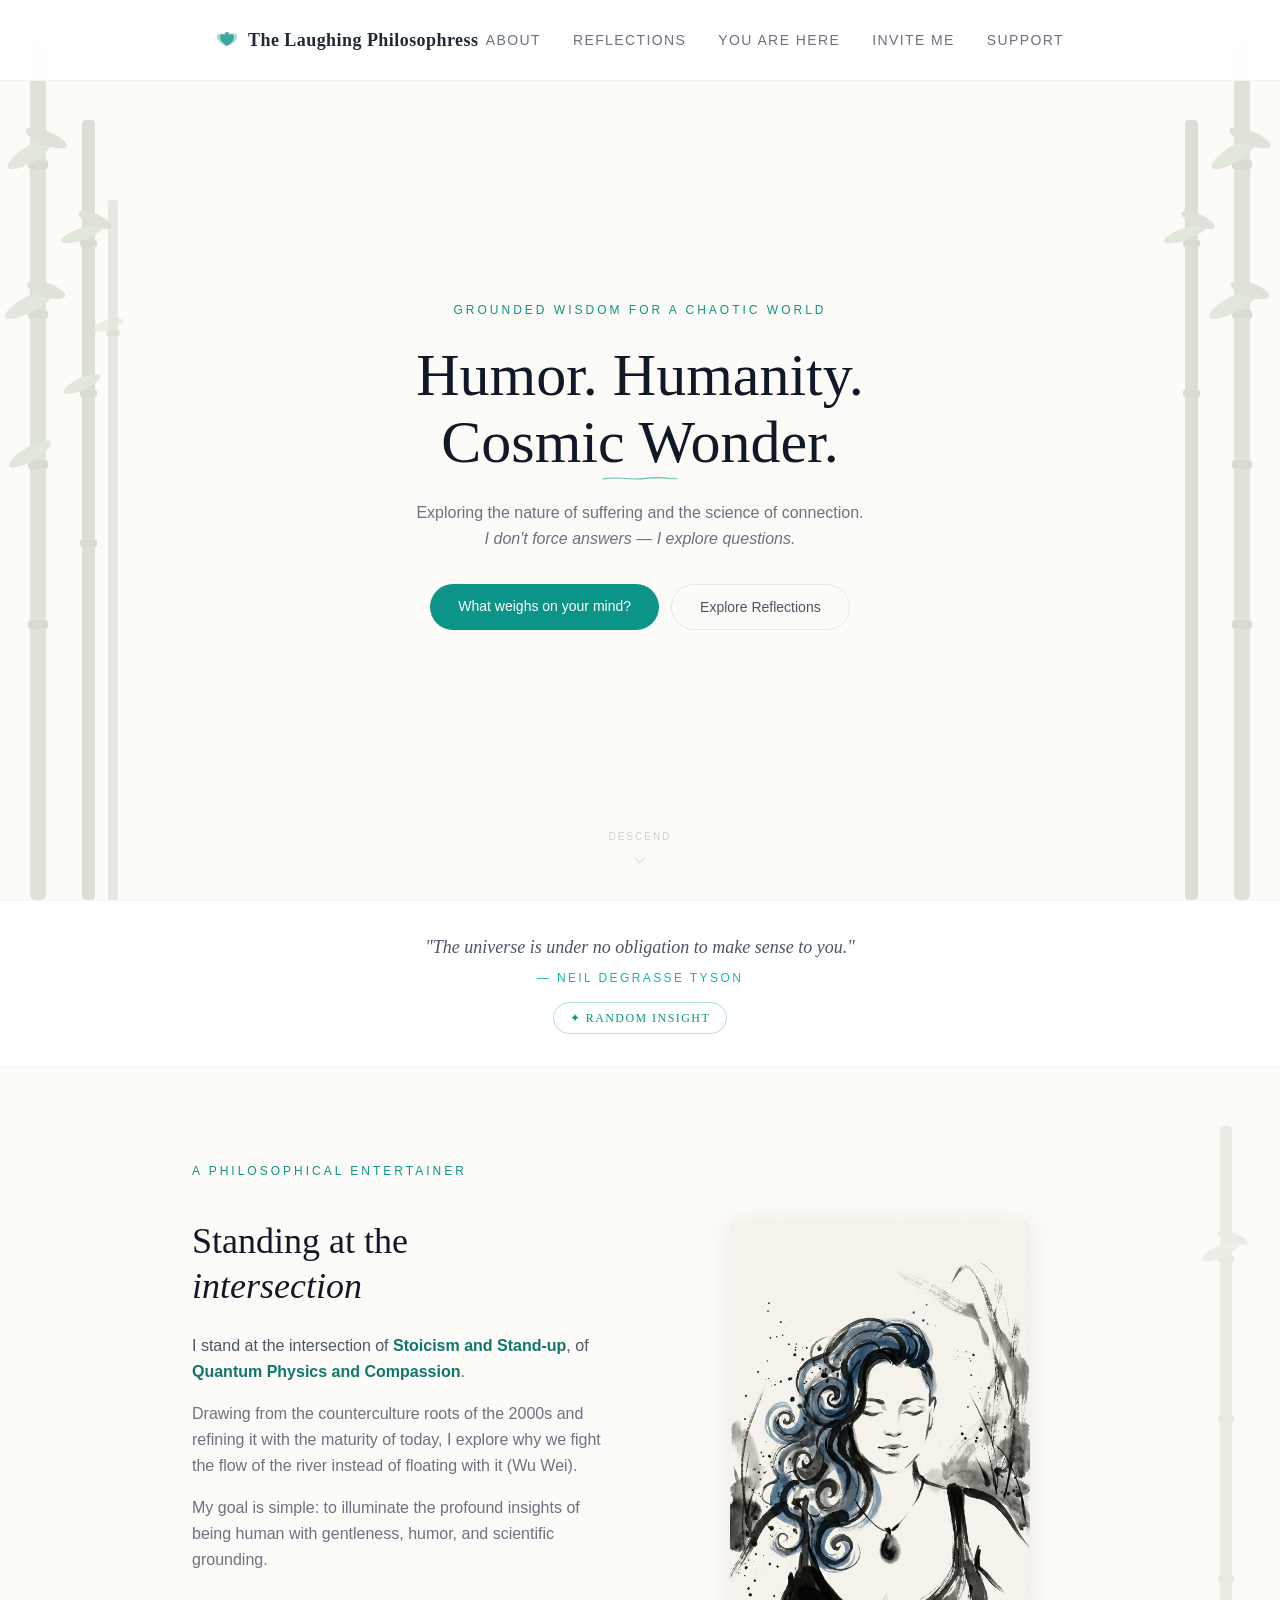
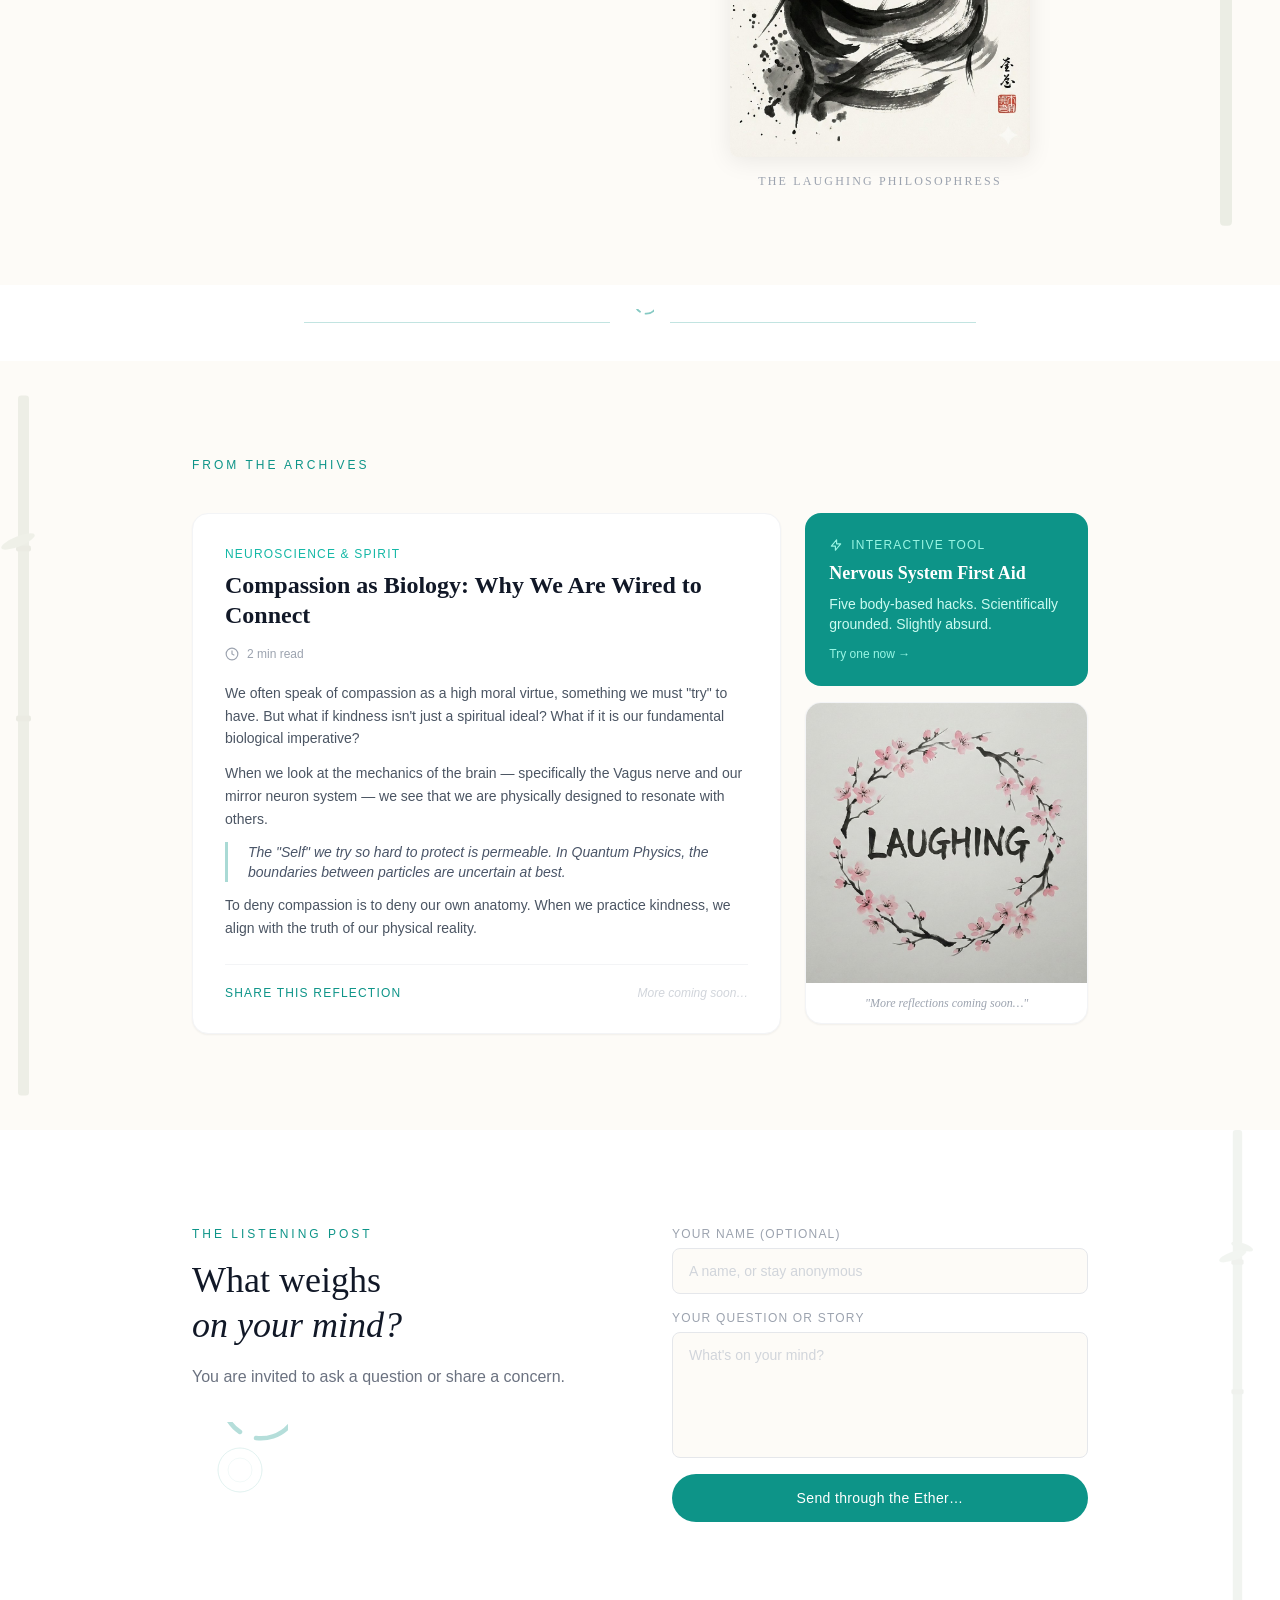
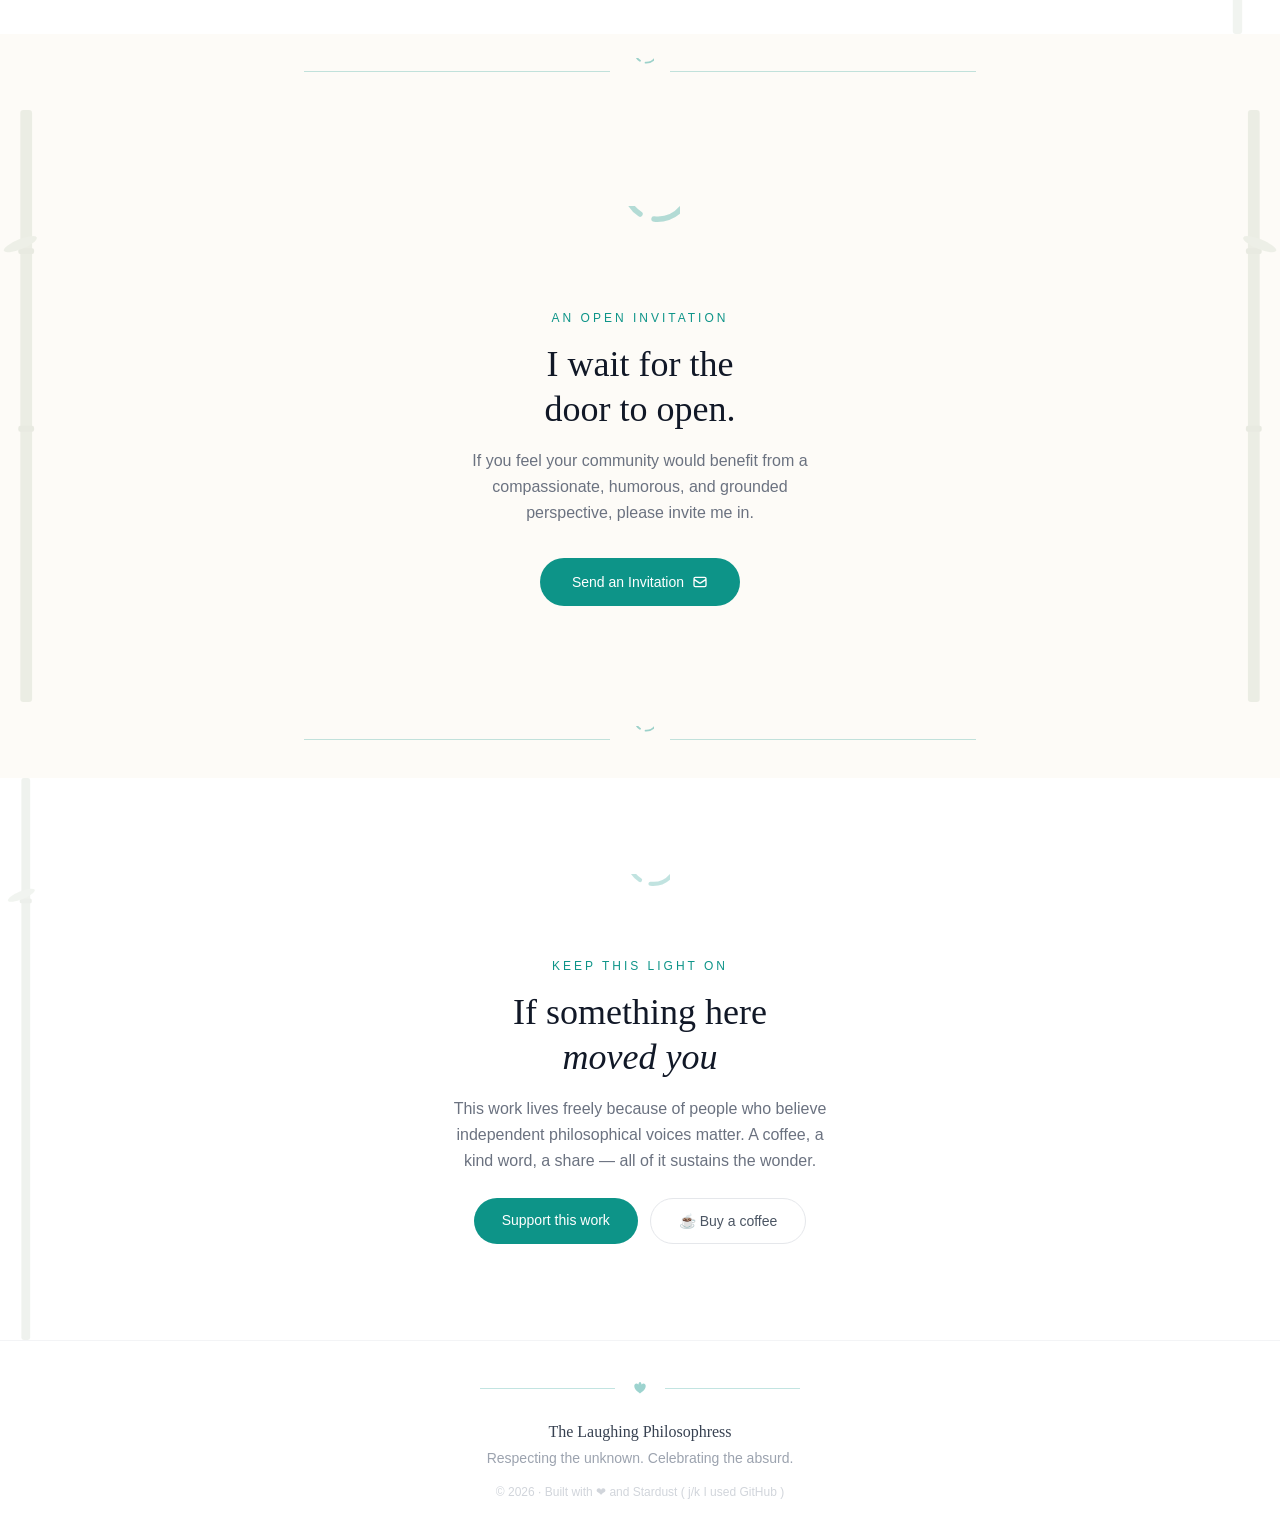
<file: docs/index.html>
<head>
    <meta charset="UTF-8">
    <meta name="viewport" content="width=device-width, initial-scale=1.0">
    <meta name="google-site-verification" content="x2FFBxO6YfjoLxYLWHpoqAT-ZqiGC3mAlKAWNUfe-VA" />
    <meta name="description" content="Exploring the intersection of humor and humanity through a lens of cosmic wonder. Join The Laughing Philosophress for insightful reflections and a touch of wit.">
    <meta property="og:type" content="website">
    <meta property="og:url" content="https://gi-k-glacier-0705.github.io/cosmic-wonder/">
    <meta property="og:title" content="The Laughing Philosophress">
    <meta property="og:description" content="Exploring the intersection of humor and humanity through a lens of cosmic wonder. Join The Laughing Philosophress for insightful reflections and a touch of wit.">
    <meta property="og:image" content="https://gi-k-glacier-0705.github.io/cosmic-wonder/social-preview-banner.jpg">
    <meta name="author" content="The Laughing Philosophress">

    <meta http-equiv="Content-Security-Policy" content="default-src 'self'; script-src 'self' 'unsafe-eval'; style-src 'self' 'unsafe-inline' https://fonts.googleapis.com; font-src 'self' https://fonts.gstatic.com; img-src 'self' data: https:; connect-src 'self' https://formsubmit.co; form-action 'self' https://formsubmit.co https://gi-k-glacier-0705.github.io laughingphilosophress.netlify.app; frame-ancestors 'none'; base-uri 'self';">
    <meta http-equiv="X-Content-Type-Options" content="nosniff">
    <meta http-equiv="Referrer-Policy" content="strict-origin-when-cross-origin">
    <meta http-equiv="Permissions-Policy" content="camera=(), microphone=(), geolocation=()">

    <script src="wisdom.js" defer></script> 
    <title>The Laughing Philosophress · Humor. Humanity. Cosmic Wonder.</title>

    <script src="tailwind.min.js"></script>

    <link href="https://fonts.googleapis.com/css2?family=Lora:ital,wght@0,400;0,600;1,400&family=Inter:wght@300;400;600&display=swap" rel="stylesheet">
    
    <style>
        body {
            font-family: 'Inter', sans-serif;
            background-color: #fdfbf7;
            color: #2c3e50;
        }
        h1, h2, h3, h4, .serif {
            font-family: 'Lora', serif;
        }

        /* ── NAV ── */
        nav a { transition: color 0.2s; }
        nav a:hover { color: #0d9488; }

        /* ── BAMBOO ── */
        .bamboo-wrap {
            position: absolute;
            top: 0; bottom: 0;
            width: 140px;
            pointer-events: none;
            overflow: hidden;
            opacity: 0.18;
        }
        .bamboo-left  { left: 0; }
        .bamboo-right { right: 0; transform: scaleX(-1); }

        @keyframes sway {
            0%, 100% { transform: rotate(-1.6deg); }
            50%       { transform: rotate( 1.6deg); }
        }
        @keyframes sway2 {
            0%, 100% { transform: rotate( 1.2deg); }
            50%       { transform: rotate(-1.2deg); }
        }
        @keyframes sway3 {
            0%, 100% { transform: rotate(-0.9deg); }
            50%       { transform: rotate( 0.9deg); }
        }
        .sway1 { animation: sway  7s ease-in-out infinite; transform-origin: bottom center; }
        .sway2 { animation: sway2 9s ease-in-out infinite; transform-origin: bottom center; }
        .sway3 { animation: sway3 6s ease-in-out infinite; transform-origin: bottom center; }

        /* ── ENSO BRUSH STROKE ── */
        @keyframes draw-enso {
            from { stroke-dashoffset: 800; }
            to   { stroke-dashoffset: 0; }
        }
        .enso-path {
            stroke-dasharray: 800;
            stroke-dashoffset: 800;
            animation: draw-enso 2.2s cubic-bezier(0.4,0,0.2,1) 0.4s forwards;
        }

        /* ── RIPPLE ── */
        @keyframes ripple-out {
            0%   { r: 0;  opacity: 0.45; }
            100% { r: 60; opacity: 0; }
        }
        .ripple-1 { animation: ripple-out 3.5s ease-out infinite; }
        .ripple-2 { animation: ripple-out 3.5s ease-out 1.2s infinite; }
        .ripple-3 { animation: ripple-out 3.5s ease-out 2.4s infinite; }

        /* ── INK BRUSH PORTRAIT FLOAT ── */
        @keyframes gentle-float {
            0%, 100% { transform: translateY(0px); }
            50%       { transform: translateY(-5px); }
        }
        .portrait-float { animation: gentle-float 6s ease-in-out infinite; }

        /* ── INK DRIP ── */
        @keyframes ink-drip {
            0%   { opacity: 0; transform: translateY(-8px); }
            20%  { opacity: 1; }
            100% { opacity: 0; transform: translateY(12px); }
        }
        .ink-drip { animation: ink-drip 4s ease-in 1.8s infinite; }

        /* ── FADE UP ── */
        @keyframes fade-up {
            from { opacity: 0; transform: translateY(20px); }
            to   { opacity: 1; transform: translateY(0); }
        }
        .fade-up   { animation: fade-up 0.8s ease-out both; }
        .delay-1   { animation-delay: 0.15s; }
        .delay-2   { animation-delay: 0.3s; }
        .delay-3   { animation-delay: 0.45s; }

        /* ── SECTION TRANSITIONS ── */
        section { position: relative; }

        /* Random insight button */
        #insightBtn {
            background: none;
            border: 1px solid rgba(13,148,136,0.3);
            color: #0d9488;
            font-family: 'Lora', serif;
            font-size: 0.75rem;
            letter-spacing: 0.12em;
            text-transform: uppercase;
            padding: 6px 16px;
            border-radius: 9999px;
            cursor: pointer;
            transition: all 0.2s;
        }
        #insightBtn:hover { background: rgba(13,148,136,0.06); }

        /* Brush stroke underline for hero */
        .brush-underline {
            position: relative;
            display: inline-block;
        }
        .brush-underline::after {
            content: '';
            position: absolute;
            left: 0; right: 0; bottom: -4px;
            height: 3px;
            background: url("data:image/svg+xml,%3Csvg xmlns='http://www.w3.org/2000/svg' viewBox='0 0 200 8'%3E%3Cpath d='M2 5 Q30 1 60 4 Q90 7 120 3 Q150 0 180 4 Q192 5.5 198 4' stroke='%230d9488' stroke-width='3' fill='none' stroke-linecap='round' opacity='0.6'/%3E%3C/svg%3E") center/100% 100% no-repeat;
        }

        /* Zen divider */
        .zen-divider {
            display: flex; align-items: center; gap: 16px;
            color: rgba(13,148,136,0.25);
        }
        .zen-divider::before, .zen-divider::after {
            content: ''; flex: 1; height: 1px; background: currentColor;
        }

        /* Quote bar */
        .quote-bar {
            border-left: 3px solid rgba(13,148,136,0.35);
            padding-left: 1.25rem;
            margin: 1.25rem 0;
            font-style: italic;
            color: #4a5568;
        }
    </style>
</head>
<body class="antialiased">

    <!-- ── NAVIGATION ── -->
    <nav class="fixed w-full z-50 bg-white/95 backdrop-blur-sm border-b border-gray-100">
        <div class="max-w-4xl mx-auto px-4 sm:px-6">
            <div class="flex justify-between items-center h-20">
                <a href="#" class="flex items-center gap-2.5 text-gray-800 hover:text-teal-600">
                    <!-- Lotus mark -->
                    <svg width="22" height="18" viewBox="0 0 44 36" fill="none">
                        <path d="M22 30 C22 30 8 22 8 12 C8 6 14 4 18 8 C19 4 20 2 22 2 C24 2 25 4 26 8 C30 4 36 6 36 12 C36 22 22 30 22 30Z" fill="rgba(13,148,136,0.7)"/>
                        <path d="M22 30 C22 30 4 24 2 14 C0 6 8 2 14 8 C16 4 18 2 22 2" fill="rgba(13,148,136,0.35)"/>
                        <path d="M22 30 C22 30 40 24 42 14 C44 6 36 2 30 8 C28 4 26 2 22 2" fill="rgba(13,148,136,0.35)"/>
                    </svg>
                    <span class="serif text-lg font-semibold tracking-wide">The Laughing Philosophress</span>
                </a>
                <div class="hidden md:flex items-center gap-8">
                    <a href="#about" class="text-sm uppercase tracking-widest text-gray-500 hover:text-teal-600">About</a>
                    <a href="#library" class="text-sm uppercase tracking-widest text-gray-500 hover:text-teal-600">Reflections</a>
                    <a href="you-are-here.html" class="text-sm uppercase tracking-widest text-gray-500 hover:text-teal-600">You Are Here</a>
                    <a href="#connect" class="text-sm uppercase tracking-widest text-gray-500 hover:text-teal-600">Invite Me</a>
                    <a href="support.html" class="text-sm uppercase tracking-widest text-gray-500 hover:text-teal-600">Support</a>
                </div>
            </div>
        </div>
    </nav>

    <!-- ── HERO ── -->
    <header class="relative min-h-screen flex flex-col items-center justify-center text-center px-4 pt-24 pb-16 overflow-hidden bg-[#fdfbf7]">

        <!-- Bamboo Left -->
        <div class="bamboo-wrap bamboo-left">
            <svg viewBox="0 0 140 900" preserveAspectRatio="xMidYMax meet" style="width:100%;height:100%;">
                <!-- stalk 1 -->
                <g class="sway1">
                    <rect x="30" y="40" width="16" height="860" rx="5" fill="#5a7a4a"/>
                    <rect x="28" y="160" width="20" height="9" rx="3" fill="#3d5a2a"/>
                    <rect x="28" y="310" width="20" height="9" rx="3" fill="#3d5a2a"/>
                    <rect x="28" y="460" width="20" height="9" rx="3" fill="#3d5a2a"/>
                    <rect x="28" y="620" width="20" height="9" rx="3" fill="#3d5a2a"/>
                    <!-- leaves -->
                    <ellipse cx="30" cy="154" rx="26" ry="8" fill="#6b9060" transform="rotate(-32 30 154)"/>
                    <ellipse cx="46" cy="138" rx="22" ry="7" fill="#5a7a4a" transform="rotate(22 46 138)"/>
                    <ellipse cx="30" cy="304" rx="28" ry="8" fill="#6b9060" transform="rotate(-28 30 304)"/>
                    <ellipse cx="46" cy="290" rx="20" ry="7" fill="#5a7a4a" transform="rotate(18 46 290)"/>
                    <ellipse cx="30" cy="454" rx="24" ry="7" fill="#6b9060" transform="rotate(-30 30 454)"/>
                </g>
                <!-- stalk 2 -->
                <g class="sway2" style="transform-origin: 90px 900px;">
                    <rect x="82" y="120" width="13" height="780" rx="4" fill="#4a6a3a"/>
                    <rect x="80" y="240" width="17" height="7" rx="2" fill="#3d5a2a"/>
                    <rect x="80" y="390" width="17" height="7" rx="2" fill="#3d5a2a"/>
                    <rect x="80" y="540" width="17" height="7" rx="2" fill="#3d5a2a"/>
                    <ellipse cx="82" cy="234" rx="22" ry="6" fill="#6b9060" transform="rotate(-20 82 234)"/>
                    <ellipse cx="95" cy="220" rx="18" ry="6" fill="#5a7a4a" transform="rotate(24 95 220)"/>
                    <ellipse cx="82" cy="384" rx="20" ry="6" fill="#6b9060" transform="rotate(-24 82 384)"/>
                </g>
                <!-- stalk 3 thin -->
                <g class="sway3" style="transform-origin: 112px 900px;">
                    <rect x="108" y="200" width="10" height="700" rx="3" fill="#4a6a3a" opacity="0.7"/>
                    <rect x="106" y="330" width="14" height="6" rx="2" fill="#3d5a2a" opacity="0.6"/>
                    <ellipse cx="108" cy="325" rx="16" ry="5" fill="#6b9060" opacity="0.6" transform="rotate(-18 108 325)"/>
                </g>
            </svg>
        </div>

        <!-- Bamboo Right (mirror) -->
        <div class="bamboo-wrap bamboo-right">
            <svg viewBox="0 0 140 900" preserveAspectRatio="xMidYMax meet" style="width:100%;height:100%;">
                <g class="sway2">
                    <rect x="30" y="40" width="16" height="860" rx="5" fill="#5a7a4a"/>
                    <rect x="28" y="160" width="20" height="9" rx="3" fill="#3d5a2a"/>
                    <rect x="28" y="310" width="20" height="9" rx="3" fill="#3d5a2a"/>
                    <rect x="28" y="460" width="20" height="9" rx="3" fill="#3d5a2a"/>
                    <rect x="28" y="620" width="20" height="9" rx="3" fill="#3d5a2a"/>
                    <ellipse cx="46" cy="154" rx="26" ry="8" fill="#6b9060" transform="rotate(32 46 154)"/>
                    <ellipse cx="30" cy="138" rx="22" ry="7" fill="#5a7a4a" transform="rotate(-22 30 138)"/>
                    <ellipse cx="46" cy="304" rx="28" ry="8" fill="#6b9060" transform="rotate(28 46 304)"/>
                    <ellipse cx="30" cy="290" rx="20" ry="7" fill="#5a7a4a" transform="rotate(-18 30 290)"/>
                </g>
                <g class="sway1" style="transform-origin: 90px 900px;">
                    <rect x="82" y="120" width="13" height="780" rx="4" fill="#4a6a3a"/>
                    <rect x="80" y="240" width="17" height="7" rx="2" fill="#3d5a2a"/>
                    <rect x="80" y="390" width="17" height="7" rx="2" fill="#3d5a2a"/>
                    <ellipse cx="95" cy="234" rx="22" ry="6" fill="#6b9060" transform="rotate(20 95 234)"/>
                    <ellipse cx="82" cy="220" rx="18" ry="6" fill="#5a7a4a" transform="rotate(-24 82 220)"/>
                </g>
            </svg>
        </div>

        <!-- Water ripples (subtle, behind content) -->
        <div style="position:absolute;bottom:60px;left:50%;transform:translateX(-50%);opacity:0.12;pointer-events:none;">
            <svg width="300" height="120" viewBox="0 0 300 120">
                <ellipse cx="150" cy="60" rx="0" ry="0" fill="none" stroke="#0d9488" stroke-width="1.5" class="ripple-1"/>
                <ellipse cx="150" cy="60" rx="0" ry="0" fill="none" stroke="#0d9488" stroke-width="1" class="ripple-2"/>
                <ellipse cx="150" cy="60" rx="0" ry="0" fill="none" stroke="#0d9488" stroke-width="1" class="ripple-3"/>
            </svg>
        </div>

        <!-- Content -->
        <div class="relative z-10 max-w-3xl">
            <p class="text-xs uppercase tracking-[0.25em] text-teal-600 mb-6 fade-up">Grounded Wisdom for a Chaotic World</p>

            <h1 class="serif text-5xl md:text-6xl font-light text-gray-900 mb-3 fade-up delay-1" style="line-height:1.12;">
                Humor. Humanity.<br>
                <span class="brush-underline">Cosmic Wonder.</span>
            </h1>

            <p class="text-gray-500 max-w-md mx-auto font-light mt-6 mb-8 leading-relaxed fade-up delay-2">
                Exploring the nature of suffering and the science of connection.<br>
                <em>I don't force answers — I explore questions.</em>
            </p>

            <div class="flex flex-wrap gap-3 justify-center fade-up delay-3">
                <a href="#listening-post" class="px-7 py-3 bg-teal-600 text-white rounded-full text-sm font-medium hover:bg-teal-700 transition-colors">
                    What weighs on your mind?
                </a>
                <a href="#library" class="px-7 py-3 border border-gray-200 text-gray-600 rounded-full text-sm font-medium hover:border-teal-300 hover:text-teal-600 transition-colors">
                    Explore Reflections
                </a>
            </div>
        </div>

        <!-- Scroll cue -->
        <div class="absolute bottom-8 left-1/2 -translate-x-1/2 flex flex-col items-center gap-2 opacity-30">
            <span class="text-[10px] uppercase tracking-[0.2em] text-gray-500">Descend</span>
            <svg class="w-4 h-4 text-gray-400 animate-bounce" fill="none" stroke="currentColor" viewBox="0 0 24 24"><path stroke-linecap="round" stroke-linejoin="round" stroke-width="2" d="M19 9l-7 7-7-7"/></svg>
        </div>
    </header>

    <!-- ── RANDOM INSIGHT ── -->
    <div class="bg-white border-y border-gray-100 py-8 px-4 text-center">
        <p id="insightText" class="serif text-lg italic text-gray-600 max-w-xl mx-auto mb-2 leading-relaxed transition-opacity duration-300">
            "The universe is under no obligation to make sense to you."
        </p>
        <p id="insightAuthor" class="text-xs uppercase tracking-[0.2em] text-teal-500 mb-4 transition-opacity duration-300">— Neil deGrasse Tyson</p>
        <button id="insightBtn" onclick="showRandomInsight()">✦ Random Insight</button>
    </div>

    <!-- ── ABOUT ── -->
    <section id="about" class="py-24 px-4 bg-[#fdfbf7] overflow-hidden relative">

        <!-- Bamboo accent (right side, partial) -->
        <div style="position:absolute;right:0;top:0;bottom:0;width:80px;opacity:0.1;pointer-events:none;overflow:hidden;">
            <svg viewBox="0 0 80 700" style="width:100%;height:100%;">
                <g class="sway1">
                    <rect x="20" y="0" width="12" height="700" rx="4" fill="#5a7a4a"/>
                    <rect x="18" y="130" width="16" height="7" rx="2" fill="#3d5a2a"/>
                    <rect x="18" y="290" width="16" height="7" rx="2" fill="#3d5a2a"/>
                    <rect x="18" y="450" width="16" height="7" rx="2" fill="#3d5a2a"/>
                    <ellipse cx="20" cy="126" rx="20" ry="6" fill="#6b9060" transform="rotate(-24 20 126)"/>
                    <ellipse cx="32" cy="112" rx="16" ry="5" fill="#5a7a4a" transform="rotate(18 32 112)"/>
                </g>
            </svg>
        </div>

        <div class="max-w-4xl mx-auto">
            <p class="text-xs uppercase tracking-[0.25em] text-teal-600 mb-10">A Philosophical Entertainer</p>

            <div class="grid md:grid-cols-2 gap-16 items-start">
                <div>
                    <h2 class="serif text-4xl font-light text-gray-900 mb-6 leading-tight">
                        Standing at the<br><em>intersection</em>
                    </h2>
                    <p class="text-gray-600 leading-relaxed mb-4">
                        I stand at the intersection of <strong class="text-teal-700">Stoicism and Stand-up</strong>, of <strong class="text-teal-700">Quantum Physics and Compassion</strong>.
                    </p>
                    <p class="text-gray-500 leading-relaxed mb-4 font-light">
                        Drawing from the counterculture roots of the 2000s and refining it with the maturity of today, I explore why we fight the flow of the river instead of floating with it (Wu Wei).
                    </p>
                    <p class="text-gray-500 leading-relaxed font-light">
                        My goal is simple: to illuminate the profound insights of being human with gentleness, humor, and scientific grounding.
                    </p>
                </div>

                <!-- Ink-brush portrait with ensō -->
                <div class="flex flex-col items-center gap-4">
                    <div class="portrait-float relative" style="width:300px;">
                        <img src="zenga_portrait_sm.jpg" 
                             alt="The Laughing Philosophress — zen ink brush portrait"
                             style="width:100%;height:auto;border-radius:8px;box-shadow:0 4px 24px rgba(0,0,0,0.08);">
                    </div>
                    <p class="text-xs uppercase tracking-[0.18em] text-gray-400 text-center" style="font-family:'Lora',serif;">
                        The Laughing Philosophress
                    </p>
                </div>
            </div>
        </div>
    </section>

    <!-- ── ZEN DIVIDER ── -->
    <div class="py-6 px-8 bg-white">
        <div class="zen-divider max-w-2xl mx-auto">
            <!-- Small ensō icon -->
            <svg width="28" height="28" viewBox="0 0 60 60" fill="none" opacity="0.5">
                <path d="M30 6 A24 24 0 1 1 42 10" stroke="#0d9488" stroke-width="4" stroke-linecap="round"/>
            </svg>
        </div>
    </div>

    <!-- ── FEATURED REFLECTION ── -->
    <section id="library" class="py-24 px-4 bg-[#fdfbf7] relative overflow-hidden">
        <!-- Bamboo left accent -->
        <div style="position:absolute;left:0;top:0;bottom:0;width:70px;opacity:0.09;pointer-events:none;overflow:hidden;">
            <svg viewBox="0 0 70 700" style="width:100%;height:100%;">
                <g class="sway3">
                    <rect x="18" y="0" width="11" height="700" rx="3" fill="#5a7a4a"/>
                    <rect x="16" y="150" width="15" height="6" rx="2" fill="#3d5a2a"/>
                    <rect x="16" y="320" width="15" height="6" rx="2" fill="#3d5a2a"/>
                    <ellipse cx="18" cy="146" rx="18" ry="5" fill="#6b9060" transform="rotate(-22 18 146)"/>
                </g>
            </svg>
        </div>

        <div class="max-w-4xl mx-auto">
            <p class="text-xs uppercase tracking-[0.25em] text-teal-600 mb-10">From The Archives</p>

            <div class="grid md:grid-cols-3 gap-6">
                <!-- Main article -->
                <div class="md:col-span-2 bg-white rounded-2xl p-8 shadow-sm border border-gray-100">
                    <p class="text-xs uppercase tracking-widest text-teal-500 mb-2">Neuroscience & Spirit</p>
                    <h3 class="serif text-2xl font-semibold text-gray-900 mb-4 leading-tight">
                        Compassion as Biology: Why We Are Wired to Connect
                    </h3>
                    <div class="flex items-center gap-2 text-xs text-gray-400 mb-5">
                        <svg class="w-3.5 h-3.5" fill="none" viewBox="0 0 24 24" stroke="currentColor"><circle cx="12" cy="12" r="10" stroke-width="2"/><path d="M12 6v6l4 2" stroke-width="2"/></svg>
                        2 min read
                    </div>
                    <div class="text-gray-600 leading-relaxed text-sm space-y-3 font-light">
                        <p>We often speak of compassion as a high moral virtue, something we must "try" to have. But what if kindness isn't just a spiritual ideal? What if it is our fundamental biological imperative?</p>
                        <p>When we look at the mechanics of the brain — specifically the Vagus nerve and our mirror neuron system — we see that we are physically designed to resonate with others.</p>
                        <div class="quote-bar text-sm">
                            The "Self" we try so hard to protect is permeable. In Quantum Physics, the boundaries between particles are uncertain at best.
                        </div>
                        <p>To deny compassion is to deny our own anatomy. When we practice kindness, we align with the truth of our physical reality.</p>
                    </div>
                    <div class="mt-6 pt-5 border-t border-gray-100 flex justify-between items-center">
                        <button class="text-xs uppercase tracking-widest text-teal-600 hover:text-teal-800 transition-colors">Share this reflection</button>
                        <span class="text-xs text-gray-300 italic">More coming soon…</span>
                    </div>
                </div>

                <!-- Tool card + sidebar -->
                <div class="flex flex-col gap-4">
                    <!-- Nervous system tool -->
                    <a href="nervous-system.html" class="flex flex-col gap-2 bg-teal-600 rounded-2xl p-6 text-white hover:bg-teal-700 transition-colors group">
                        <div class="flex items-center gap-2 text-teal-200 text-xs uppercase tracking-widest">
                            <svg class="w-3.5 h-3.5" fill="none" viewBox="0 0 24 24" stroke="currentColor"><path stroke-linecap="round" stroke-linejoin="round" stroke-width="2" d="M13 10V3L4 14h7v7l9-11h-7z"/></svg>
                            Interactive Tool
                        </div>
                        <h4 class="serif text-lg font-semibold leading-snug">Nervous System First Aid</h4>
                        <p class="text-teal-100 text-sm font-light">Five body-based hacks. Scientifically grounded. Slightly absurd.</p>
                        <span class="text-xs text-teal-200 mt-1 group-hover:translate-x-1 transition-transform inline-block">Try one now →</span>
                    </a>

                    <!-- Cherry blossom image card -->
                    <div class="bg-white rounded-2xl overflow-hidden border border-gray-100 shadow-sm">
                        <img src="laughing_cherryblossom.jpg"
                             alt="Laughing — cherry blossom wreath"
                             style="width:100%;height:auto;display:block;">
                        <p class="text-xs italic text-gray-400 text-center py-3 serif">"More reflections coming soon…"</p>
                    </div>
                </div>
            </div>
        </div>
    </section>

    <!-- ── LISTENING POST ── -->
    <section id="listening-post" class="py-24 px-4 bg-white relative overflow-hidden">
        <!-- Subtle bamboo right -->
        <div style="position:absolute;right:0;top:0;bottom:0;width:80px;opacity:0.08;pointer-events:none;overflow:hidden;">
            <svg viewBox="0 0 80 700" style="width:100%;height:100%;">
                <g class="sway2">
                    <rect x="30" y="0" width="13" height="700" rx="4" fill="#5a7a4a"/>
                    <rect x="28" y="180" width="17" height="7" rx="2" fill="#3d5a2a"/>
                    <rect x="28" y="360" width="17" height="7" rx="2" fill="#3d5a2a"/>
                    <ellipse cx="30" cy="175" rx="20" ry="6" fill="#6b9060" transform="rotate(-20 30 175)"/>
                    <ellipse cx="43" cy="162" rx="16" ry="5" fill="#5a7a4a" transform="rotate(18 43 162)"/>
                </g>
            </svg>
        </div>

        <div class="max-w-4xl mx-auto">
            <div class="grid md:grid-cols-2 gap-16 items-start">
                <div>
                    <p class="text-xs uppercase tracking-[0.25em] text-teal-600 mb-4">The Listening Post</p>
                    <h2 class="serif text-4xl font-light text-gray-900 mb-4 leading-tight">
                        What weighs<br><em>on your mind?</em>
                    </h2>
                    <p class="text-gray-500 leading-relaxed font-light mb-8">
                        You are invited to ask a question or share a concern.
                    </p>
                    <!-- Ensō + water ripple decoration -->
                    <div class="relative w-24 h-24 opacity-30">
                        <svg width="96" height="96" viewBox="0 0 96 96" fill="none">
                            <path d="M48 10 A38 38 0 1 1 64 16" stroke="#0d9488" stroke-width="4.5" stroke-linecap="round"/>
                            <circle cx="48" cy="48" r="22" stroke="#0d9488" stroke-width="0.8" opacity="0.5"/>
                            <circle cx="48" cy="48" r="12" stroke="#0d9488" stroke-width="0.6" opacity="0.3"/>
                        </svg>
                    </div>
                </div>
                <form action="https://formsubmit.co/cosmicwonder@duck.com" method="POST" class="flex flex-col gap-4">
                    <input type="hidden" name="_captcha" value="false">
                    <input type="hidden" name="_subject" value="New Question for The Laughing Philosophress">
                    <input type="hidden" name="_next" value="https://gi-k-glacier-0705.github.io/cosmic-wonder/">
                    <input type="text" name="_honey" style="display:none">
                    <div>
                        <label class="block text-xs uppercase tracking-widest text-gray-400 mb-1.5">Your Name (optional)</label>
                        <input type="text" name="name" placeholder="A name, or stay anonymous"
                            class="w-full border border-gray-200 rounded-lg px-4 py-3 text-sm text-gray-700 bg-[#fdfbf7] focus:outline-none focus:border-teal-400 focus:ring-2 focus:ring-teal-50 transition-all placeholder:text-gray-300">
                    </div>
                    <div>
                        <label class="block text-xs uppercase tracking-widest text-gray-400 mb-1.5">Your Question or Story</label>
                        <textarea name="message" rows="5" placeholder="What's on your mind?"
                            class="w-full border border-gray-200 rounded-lg px-4 py-3 text-sm text-gray-700 bg-[#fdfbf7] focus:outline-none focus:border-teal-400 focus:ring-2 focus:ring-teal-50 transition-all placeholder:text-gray-300 resize-none" required></textarea>
                    </div>
                    <button type="submit" class="w-full bg-teal-600 hover:bg-teal-700 text-white py-3.5 rounded-full text-sm font-medium transition-colors tracking-wide">
                        Send through the Ether…
                    </button>
                </form>
            </div>
        </div>
    </section>

    <!-- ── ZEN DIVIDER ── -->
    <div class="py-6 px-8 bg-[#fdfbf7]">
        <div class="zen-divider max-w-2xl mx-auto">
            <svg width="28" height="28" viewBox="0 0 60 60" fill="none" opacity="0.4">
                <path d="M30 6 A24 24 0 1 1 42 10" stroke="#0d9488" stroke-width="4" stroke-linecap="round"/>
            </svg>
        </div>
    </div>

    <!-- ── CONNECT ── -->
    <section id="connect" class="py-24 px-4 bg-[#fdfbf7] text-center relative overflow-hidden">
        <!-- Bamboo both sides, subtle -->
        <div style="position:absolute;left:0;top:0;bottom:0;width:80px;opacity:0.1;pointer-events:none;overflow:hidden;">
            <svg viewBox="0 0 80 600" style="width:100%;height:100%;">
                <g class="sway2">
                    <rect x="20" y="0" width="12" height="600" rx="3" fill="#5a7a4a"/>
                    <rect x="18" y="140" width="16" height="6" rx="2" fill="#3d5a2a"/>
                    <rect x="18" y="320" width="16" height="6" rx="2" fill="#3d5a2a"/>
                    <ellipse cx="20" cy="136" rx="18" ry="5" fill="#6b9060" transform="rotate(-22 20 136)"/>
                </g>
            </svg>
        </div>
        <div style="position:absolute;right:0;top:0;bottom:0;width:80px;opacity:0.1;pointer-events:none;overflow:hidden;transform:scaleX(-1);">
            <svg viewBox="0 0 80 600" style="width:100%;height:100%;">
                <g class="sway1">
                    <rect x="20" y="0" width="12" height="600" rx="3" fill="#5a7a4a"/>
                    <rect x="18" y="140" width="16" height="6" rx="2" fill="#3d5a2a"/>
                    <rect x="18" y="320" width="16" height="6" rx="2" fill="#3d5a2a"/>
                    <ellipse cx="20" cy="136" rx="18" ry="5" fill="#6b9060" transform="rotate(-22 20 136)"/>
                </g>
            </svg>
        </div>

        <div class="relative z-10 max-w-lg mx-auto">
            <!-- Large ensō -->
            <div class="flex justify-center mb-6">
                <svg width="80" height="80" viewBox="0 0 80 80" fill="none" opacity="0.3">
                    <path d="M40 8 A32 32 0 1 1 54 13" stroke="#0d9488" stroke-width="5.5" stroke-linecap="round"/>
                </svg>
            </div>

            <p class="text-xs uppercase tracking-[0.25em] text-teal-600 mb-4">An Open Invitation</p>
            <h2 class="serif text-4xl font-light text-gray-900 mb-4 leading-tight">
                I wait for the<br>door to open.
            </h2>
            <p class="text-gray-500 leading-relaxed font-light mb-8 max-w-sm mx-auto">
                If you feel your community would benefit from a compassionate, humorous, and grounded perspective, please invite me in.
            </p>
            <a href="mailto:cosmicwonder@duck.com"
                class="inline-flex items-center gap-2 px-8 py-3.5 bg-teal-600 text-white rounded-full text-sm font-medium hover:bg-teal-700 transition-colors">
                Send an Invitation
                <svg class="w-4 h-4" fill="none" viewBox="0 0 24 24" stroke="currentColor"><path stroke-linecap="round" stroke-linejoin="round" stroke-width="2" d="M3 8l7.89 5.26a2 2 0 002.22 0L21 8M5 19h14a2 2 0 002-2V7a2 2 0 00-2-2H5a2 2 0 00-2 2v10a2 2 0 002 2z"/></svg>
            </a>
        </div>
    </section>


    <!-- ── ZEN DIVIDER ── -->
    <div class="py-6 px-8 bg-[#fdfbf7]">
        <div class="zen-divider max-w-2xl mx-auto">
            <svg width="28" height="28" viewBox="0 0 60 60" fill="none" opacity="0.4">
                <path d="M30 6 A24 24 0 1 1 42 10" stroke="#0d9488" stroke-width="4" stroke-linecap="round"/>
            </svg>
        </div>
    </div>

    <!-- ── SUPPORT TEASER ── -->
    <section id="support-teaser" class="py-24 px-4 bg-white text-center relative overflow-hidden">
        <div style="position:absolute;left:0;top:0;bottom:0;width:70px;opacity:0.09;pointer-events:none;overflow:hidden;">
            <svg viewBox="0 0 70 700" style="width:100%;height:100%;">
                <g class="sway3">
                    <rect x="18" y="0" width="11" height="700" rx="3" fill="#5a7a4a"/>
                    <rect x="16" y="150" width="15" height="6" rx="2" fill="#3d5a2a"/>
                    <ellipse cx="18" cy="146" rx="18" ry="5" fill="#6b9060" transform="rotate(-22 18 146)"/>
                </g>
            </svg>
        </div>
        <div class="relative z-10 max-w-lg mx-auto">
            <div class="flex justify-center mb-6">
                <svg width="60" height="60" viewBox="0 0 80 80" fill="none" opacity="0.25">
                    <path d="M40 8 A32 32 0 1 1 54 13" stroke="#0d9488" stroke-width="5.5" stroke-linecap="round"/>
                </svg>
            </div>
            <p class="text-xs uppercase tracking-[0.25em] text-teal-600 mb-4">Keep this light on</p>
            <h2 class="serif text-4xl font-light text-gray-900 mb-4 leading-tight">
                If something here<br><em>moved you</em>
            </h2>
            <p class="text-gray-500 leading-relaxed font-light mb-6 max-w-sm mx-auto">
                This work lives freely because of people who believe independent philosophical voices matter. A coffee, a kind word, a share — all of it sustains the wonder.
            </p>
            <div class="flex flex-wrap gap-3 justify-center">
                <a href="support.html"
                    class="px-7 py-3 bg-teal-600 text-white rounded-full text-sm font-medium hover:bg-teal-700 transition-colors">
                    Support this work
                </a>
                <a href="https://buymeacoffee.com/cosmic.wonder" target="_blank" rel="noopener noreferrer"
                    class="px-7 py-3 border border-gray-200 text-gray-600 rounded-full text-sm font-medium hover:border-teal-300 hover:text-teal-600 transition-colors">
                    ☕ Buy a coffee
                </a>
            </div>
        </div>
    </section>

    <!-- ── FOOTER ── -->
    <footer class="bg-white border-t border-gray-100 py-10 px-4 text-center">
        <div class="zen-divider max-w-xs mx-auto mb-6">
            <svg width="18" height="15" viewBox="0 0 44 36" fill="none" opacity="0.4">
                <path d="M22 30 C22 30 8 22 8 12 C8 6 14 4 18 8 C19 4 20 2 22 2 C24 2 25 4 26 8 C30 4 36 6 36 12 C36 22 22 30 22 30Z" fill="#0d9488"/>
            </svg>
        </div>
        <p class="serif text-gray-700 mb-1">The Laughing Philosophress</p>
        <p class="text-sm text-gray-400 font-light">Respecting the unknown. Celebrating the absurd.</p>
        <p class="text-xs text-gray-300 mt-4">© 2026 · Built with ❤ and Stardust ( j/k I used GitHub )</p>
    </footer>
</body>
</html>
</file>
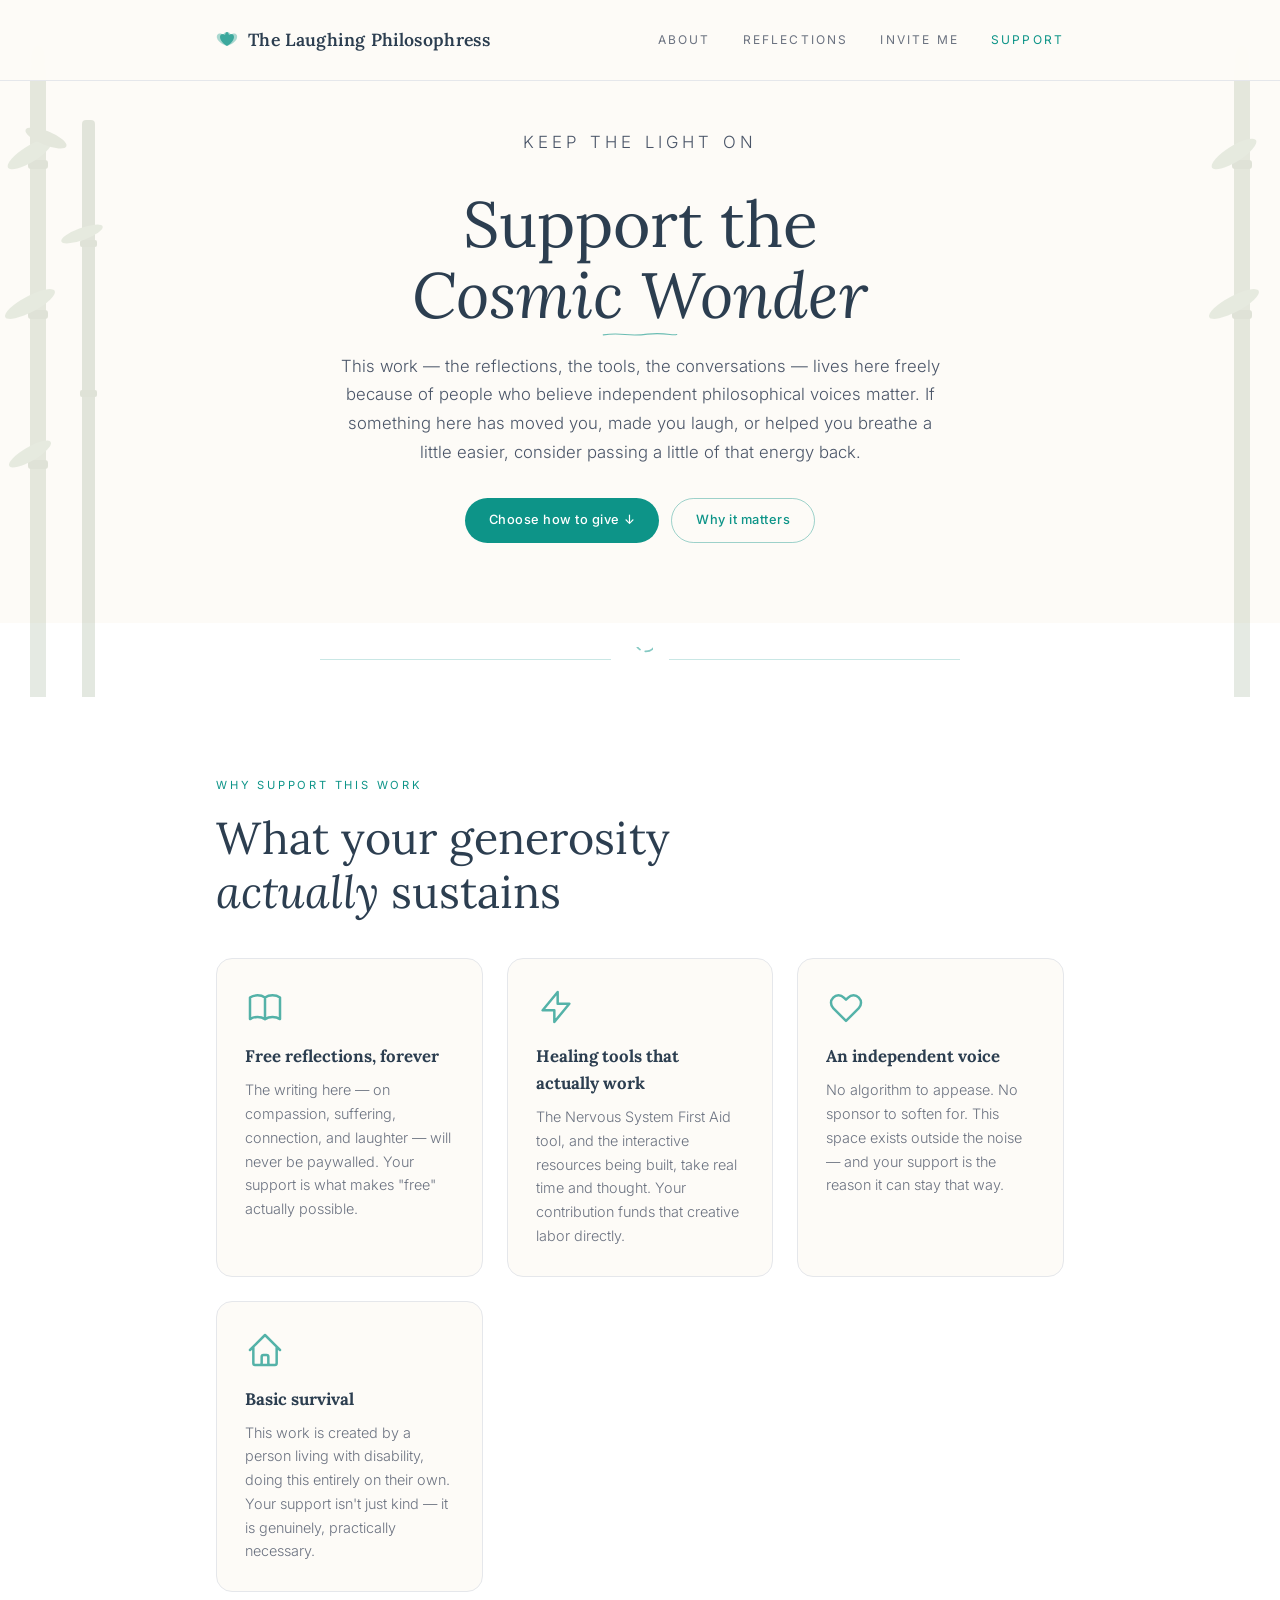
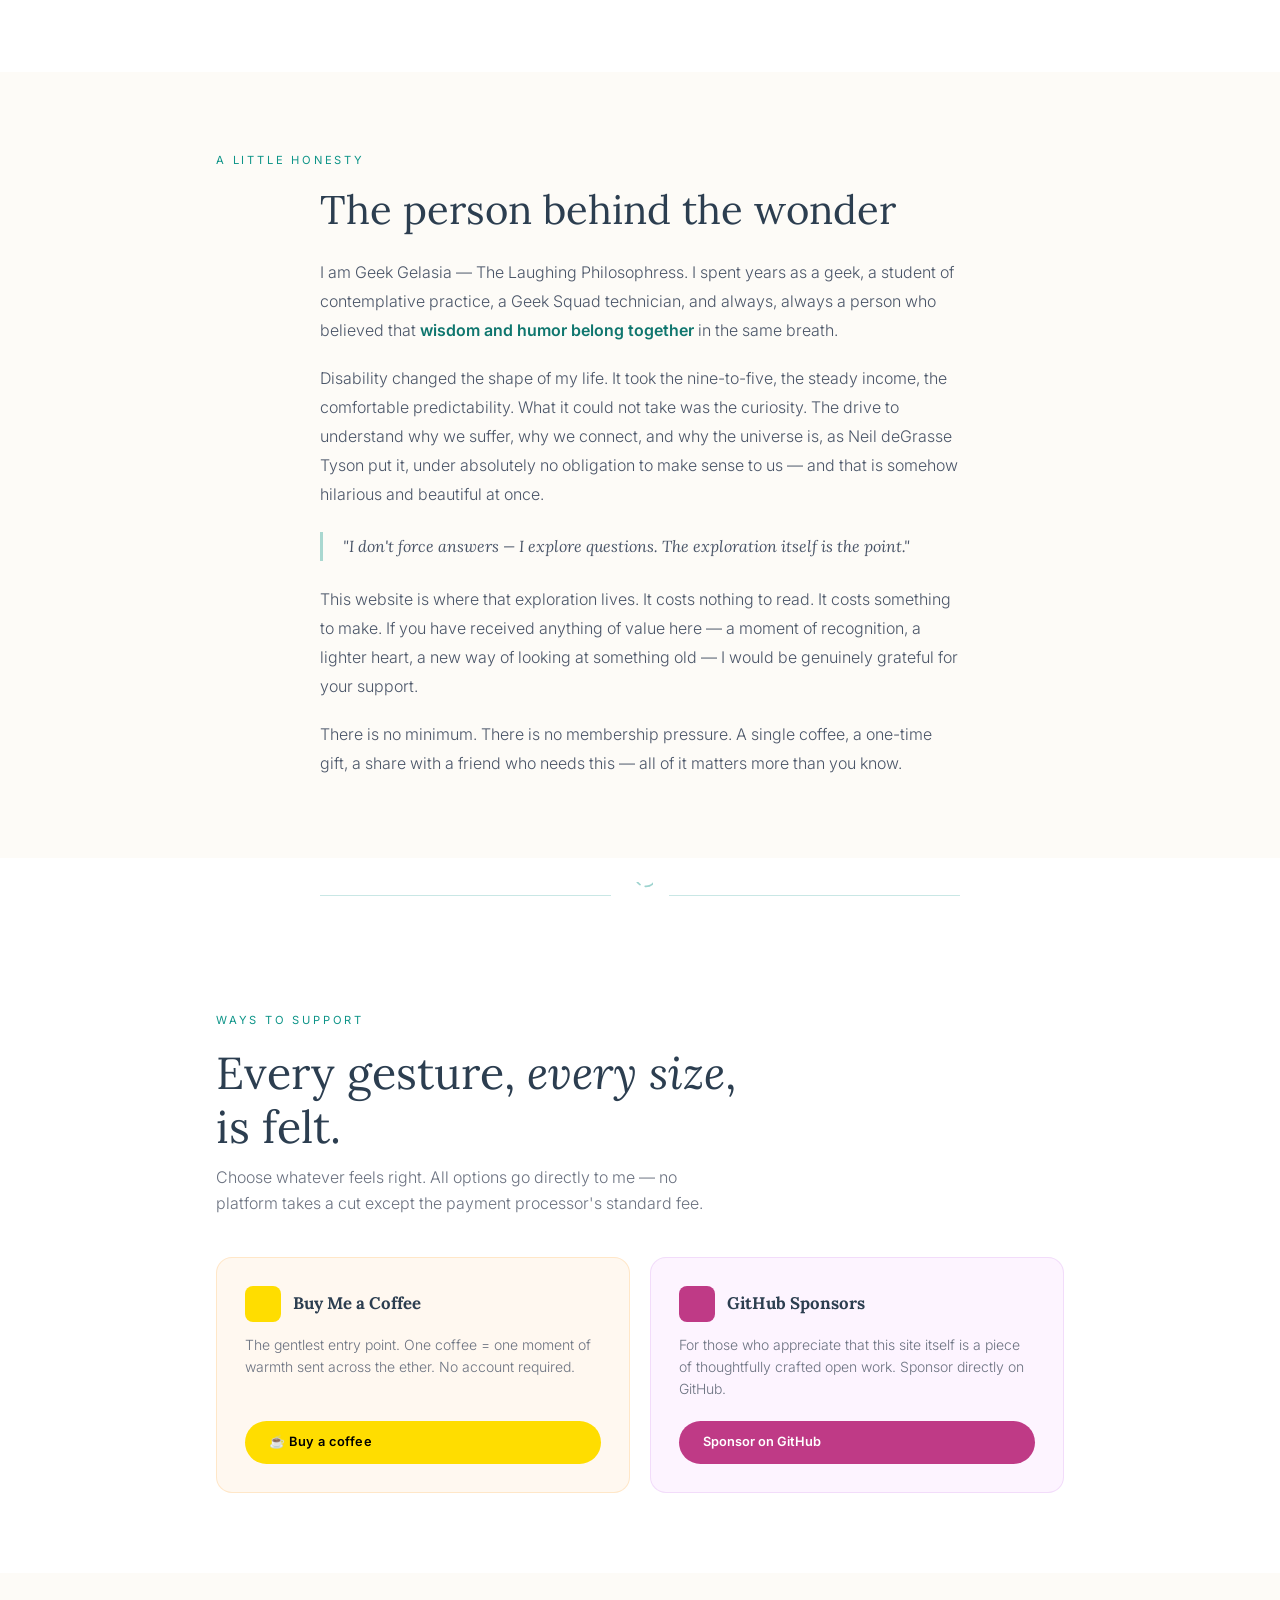
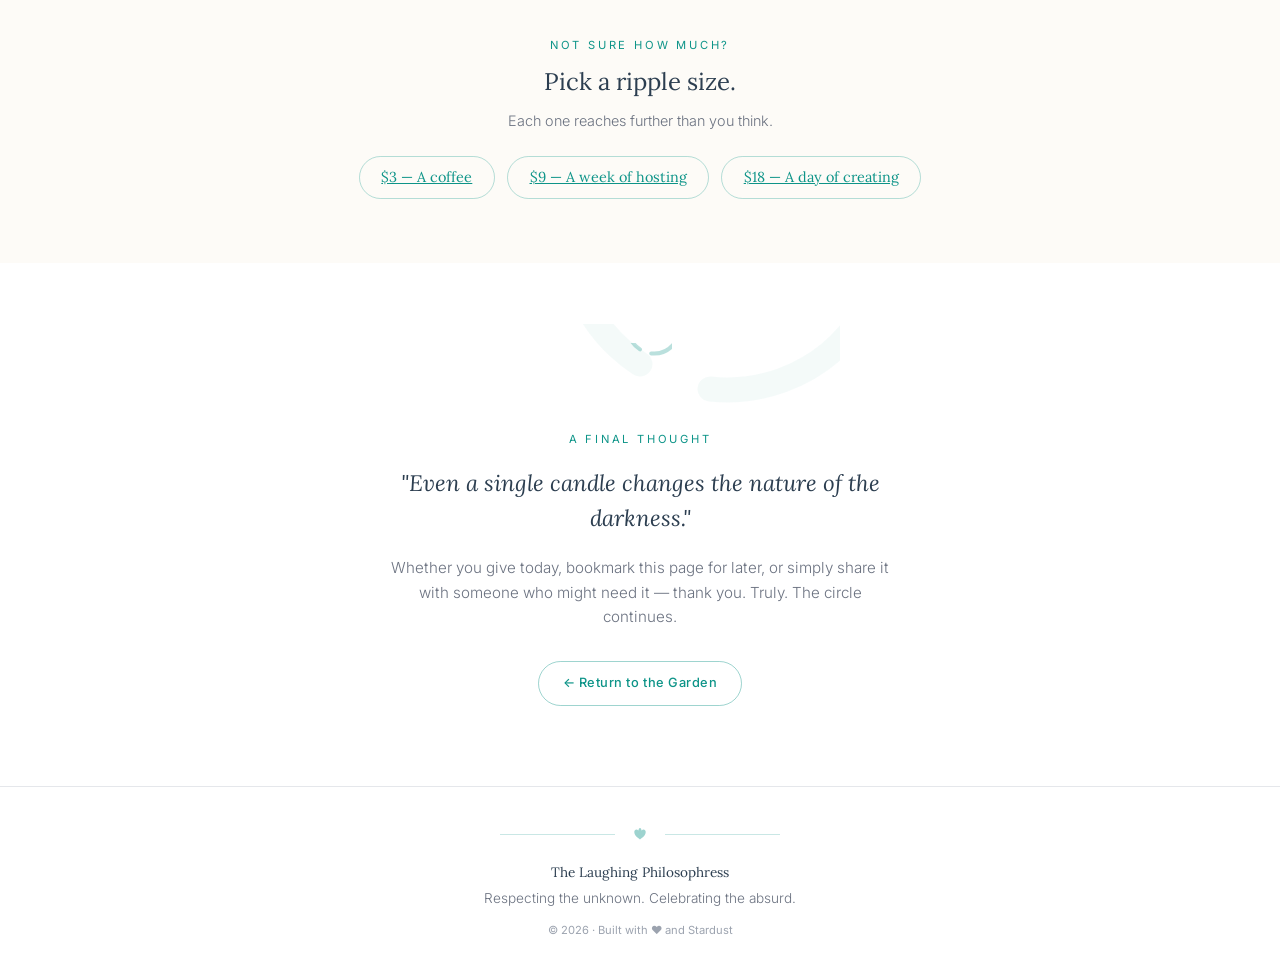
<file: docs/support.html>
<!DOCTYPE html>
<html lang="en">
<head>
    <meta charset="UTF-8">
    <meta name="viewport" content="width=device-width, initial-scale=1.0">
    <meta name="description" content="Support The Laughing Philosophress — help keep independent philosophical writing, humor, and healing wisdom alive and free.">
    <meta property="og:title" content="Support · The Laughing Philosophress">
    <meta property="og:description" content="Help keep independent philosophical writing, humor, and healing wisdom alive and free.">
    <meta property="og:url" content="https://gi-k-glacier-0705.github.io/cosmic-wonder/support.html">
    <meta property="og:image" content="https://gi-k-glacier-0705.github.io/cosmic-wonder/social-preview-banner.jpg">
    <meta name="author" content="Geek Gelasia>

    <meta http-equiv="Content-Security-Policy" content="default-src 'self' https:; script-src 'self' 'unsafe-inline' https:; style-src 'self' 'unsafe-inline' https://fonts.googleapis.com; font-src 'self' https://fonts.gstatic.com; img-src 'self' data: https:; frame-src https://ko-fi.com https://github.com; connect-src 'self'; frame-ancestors 'none'; base-uri 'self';">

    <title>Support · The Laughing Philosophress</title>

    <link href="https://fonts.googleapis.com/css2?family=Lora:ital,wght@0,400;0,600;1,400&family=Inter:wght@300;400;600&display=swap" rel="stylesheet">

    <style>
        *, *::before, *::after { box-sizing: border-box; margin: 0; padding: 0; }

        :root {
            --teal:        #0d9488;
            --teal-dark:   #0f766e;
            --teal-deeper: #115e59;
            --teal-faint:  rgba(13,148,136,0.08);
            --teal-mist:   rgba(13,148,136,0.18);
            --cream:       #fdfbf7;
            --white:       #ffffff;
            --text:        #2c3e50;
            --text-mid:    #4a5568;
            --text-soft:   #6b7280;
            --text-faint:  #9ca3af;
            --border:      #e5e7eb;
            --radius-pill: 9999px;
            --radius-card: 1rem;
        }

        html { scroll-behavior: smooth; -webkit-font-smoothing: antialiased; }

        body {
            font-family: 'Inter', sans-serif;
            background-color: var(--cream);
            color: var(--text);
            min-height: 100dvh;
            line-height: 1.6;
        }

        h1,h2,h3,h4,.serif { font-family: 'Lora', serif; }
        img,svg { display: block; max-width: 100%; }

        /* ── NAV ── */
        nav {
            position: fixed; top: 0; width: 100%; z-index: 50;
            background: rgba(253,251,247,0.96);
            backdrop-filter: blur(8px);
            border-bottom: 1px solid var(--border);
        }
        .nav-inner {
            max-width: 896px; margin: 0 auto;
            padding: 0 1.5rem;
            height: 5rem;
            display: flex; justify-content: space-between; align-items: center;
        }
        .nav-logo {
            display: flex; align-items: center; gap: 0.625rem;
            text-decoration: none; color: var(--text);
            font-family: 'Lora', serif; font-size: 1.1rem; font-weight: 600;
            letter-spacing: 0.02em;
            transition: color 0.2s;
        }
        .nav-logo:hover { color: var(--teal); }
        .nav-links { display: flex; gap: 2rem; }
        .nav-links a {
            text-decoration: none;
            font-size: 0.75rem; letter-spacing: 0.18em; text-transform: uppercase;
            color: var(--text-soft); transition: color 0.2s;
        }
        .nav-links a:hover, .nav-links a[aria-current] { color: var(--teal); }
        @media (max-width: 600px) { .nav-links { display: none; } }

        /* ── BAMBOO ── */
        .bamboo-wrap {
            position: absolute; top: 0; bottom: 0; width: 140px;
            pointer-events: none; overflow: hidden; opacity: 0.15;
        }
        .bamboo-left  { left: 0; }
        .bamboo-right { right: 0; transform: scaleX(-1); }

        @keyframes sway  { 0%,100%{transform:rotate(-1.6deg)} 50%{transform:rotate(1.6deg)} }
        @keyframes sway2 { 0%,100%{transform:rotate(1.2deg)}  50%{transform:rotate(-1.2deg)} }
        @keyframes sway3 { 0%,100%{transform:rotate(-0.9deg)} 50%{transform:rotate(0.9deg)} }
        .sway1 { animation: sway  7s ease-in-out infinite; transform-origin: bottom center; }
        .sway2 { animation: sway2 9s ease-in-out infinite; transform-origin: bottom center; }
        .sway3 { animation: sway3 6s ease-in-out infinite; transform-origin: bottom center; }

        @keyframes fade-up {
            from { opacity:0; transform:translateY(20px); }
            to   { opacity:1; transform:translateY(0); }
        }
        .fade-up  { animation: fade-up 0.8s ease-out both; }
        .delay-1  { animation-delay: 0.15s; }
        .delay-2  { animation-delay: 0.3s; }
        .delay-3  { animation-delay: 0.45s; }

        @keyframes ripple-out {
            0%   { r:0;  opacity:0.4; }
            100% { r:55; opacity:0; }
        }
        .ripple-1 { animation: ripple-out 3.5s ease-out infinite; }
        .ripple-2 { animation: ripple-out 3.5s ease-out 1.2s infinite; }
        .ripple-3 { animation: ripple-out 3.5s ease-out 2.4s infinite; }

        /* ── ZEN DIVIDER ── */
        .zen-divider {
            display: flex; align-items: center; gap: 1rem;
            color: rgba(13,148,136,0.22);
            margin: 0 auto;
        }
        .zen-divider::before,.zen-divider::after {
            content:''; flex:1; height:1px; background:currentColor;
        }

        /* ── PAGE SECTIONS ── */
        section { position: relative; overflow: hidden; }

        .container { max-width: 896px; margin: 0 auto; padding: 0 1.5rem; }
        .section-pad { padding: 5rem 1.5rem; }

        .eyebrow {
            font-size: 0.7rem; letter-spacing: 0.25em; text-transform: uppercase;
            color: var(--teal); margin-bottom: 1rem;
        }

        /* ── HERO ── */
        #hero {
            min-height: 60vh;
            display: flex; align-items: center; justify-content: center;
            text-align: center;
            padding: 8rem 1.5rem 5rem;
            background: var(--cream);
        }
        #hero h1 {
            font-size: clamp(2.4rem, 6vw, 4rem);
            font-weight: 400; line-height: 1.12;
            color: var(--text); margin-bottom: 1.25rem;
        }
        #hero p {
            color: var(--text-mid); font-weight: 300;
            max-width: 38rem; margin: 0 auto 2rem;
            font-size: 1.05rem; line-height: 1.7;
        }

        /* Brush underline */
        .brush-underline { position: relative; display: inline-block; }
        .brush-underline::after {
            content:''; position:absolute; left:0; right:0; bottom:-4px; height:3px;
            background: url("data:image/svg+xml,%3Csvg xmlns='http://www.w3.org/2000/svg' viewBox='0 0 200 8'%3E%3Cpath d='M2 5 Q30 1 60 4 Q90 7 120 3 Q150 0 180 4 Q192 5.5 198 4' stroke='%230d9488' stroke-width='3' fill='none' stroke-linecap='round' opacity='0.6'/%3E%3C/svg%3E") center/100% 100% no-repeat;
        }

        /* ── WHY SECTION ── */
        #why { background: var(--white); padding: 5rem 1.5rem; }
        .why-grid {
            display: grid;
            grid-template-columns: repeat(auto-fill, minmax(min(260px,100%),1fr));
            gap: 1.5rem;
            margin-top: 2.5rem;
        }
        .why-card {
            background: var(--cream);
            border: 1px solid var(--border);
            border-radius: var(--radius-card);
            padding: 1.75rem;
        }
        .why-card .why-icon {
            width: 40px; height: 40px; margin-bottom: 1rem;
            color: var(--teal); opacity: 0.7;
        }
        .why-card h3 {
            font-size: 1.05rem; margin-bottom: 0.5rem;
            color: var(--text);
        }
        .why-card p {
            font-size: 0.9rem; color: var(--text-soft);
            font-weight: 300; line-height: 1.65;
        }

        /* ── STORY ── */
        #story { background: var(--cream); padding: 5rem 1.5rem; }
        .story-inner {
            max-width: 640px; margin: 0 auto;
            font-size: 1rem; color: var(--text-mid); font-weight: 300; line-height: 1.8;
        }
        .story-inner p { margin-bottom: 1.25rem; max-width: 72ch; }
        .story-inner p:last-child { margin-bottom: 0; }
        .story-inner strong { color: var(--teal-dark); font-weight: 600; }
        .quote-bar {
            border-left: 3px solid rgba(13,148,136,0.35);
            padding-left: 1.25rem; margin: 1.5rem 0;
            font-style: italic; color: var(--text-mid);
            font-family: 'Lora', serif;
        }

        /* ── SUPPORT WAYS ── */
        #support { background: var(--white); padding: 5rem 1.5rem; }
        .support-grid {
            display: grid;
            grid-template-columns: repeat(auto-fill, minmax(min(280px,100%),1fr));
            gap: 1.25rem;
            margin-top: 2.5rem;
        }
        .support-card {
            border-radius: var(--radius-card);
            padding: 1.75rem;
            display: flex; flex-direction: column;
            border: 1px solid var(--border);
            background: var(--cream);
            transition: box-shadow 0.2s, transform 0.2s;
        }
        .support-card:hover {
            box-shadow: 0 8px 24px rgba(13,148,136,0.08);
            transform: translateY(-2px);
        }
        .support-card .card-top {
            display: flex; align-items: center; gap: 0.75rem; margin-bottom: 0.75rem;
        }
        .support-card .card-icon {
            width: 36px; height: 36px; flex-shrink: 0;
        }
        .support-card h3 { font-size: 1.05rem; color: var(--text); }
        .support-card p {
            font-size: 0.875rem; color: var(--text-soft);
            font-weight: 300; line-height: 1.6; flex: 1; margin-bottom: 1.25rem;
        }
        .btn-primary {
            display: inline-flex; align-items: center; justify-content: center; gap: 0.4rem;
            padding: 0.7rem 1.5rem;
            background: var(--teal); color: #fff;
            border-radius: var(--radius-pill);
            font-size: 0.8rem; font-weight: 500; letter-spacing: 0.04em;
            text-decoration: none; border: none; cursor: pointer;
            transition: background 0.2s;
        }
        .btn-primary:hover { background: var(--teal-dark); }
        .btn-outline {
            display: inline-flex; align-items: center; justify-content: center; gap: 0.4rem;
            padding: 0.7rem 1.5rem;
            background: transparent;
            border: 1px solid rgba(13,148,136,0.4);
            color: var(--teal);
            border-radius: var(--radius-pill);
            font-size: 0.8rem; font-weight: 500; letter-spacing: 0.04em;
            text-decoration: none; cursor: pointer;
            transition: background 0.2s, border-color 0.2s;
        }
        .btn-outline:hover { background: var(--teal-faint); border-color: var(--teal); }

        /* BMC card — warm cream highlight */
        .card-bmc { background: #fff8f0; border-color: rgba(255,180,80,0.25); }
        .card-bmc .btn-bmc {
            background: #FFDD00; color: #000;
            display: inline-flex; align-items: center; gap: 0.4rem;
            padding: 0.7rem 1.5rem; border-radius: var(--radius-pill);
            font-size: 0.8rem; font-weight: 600; letter-spacing: 0.04em;
            text-decoration: none; border: none; cursor: pointer;
            transition: background 0.2s;
        }
        .card-bmc .btn-bmc:hover { background: #f5d000; }

        /* GitHub Sponsors card */
        .card-gh { background: #fdf4ff; border-color: rgba(180,80,220,0.15); }
        .card-gh .btn-gh {
            background: #bf3a86; color: #fff;
            display: inline-flex; align-items: center; gap: 0.4rem;
            padding: 0.7rem 1.5rem; border-radius: var(--radius-pill);
            font-size: 0.8rem; font-weight: 600;
            text-decoration: none; border: none; cursor: pointer;
            transition: background 0.2s;
        }
        .card-gh .btn-gh:hover { background: #a02e70; }

        /* ── RIPPLE AMOUNT CHOOSER ── */
        #bmc-anchor { padding: 3.5rem 1.5rem; background: var(--cream); text-align: center; }
        .ripple-amounts {
            display: flex; flex-wrap: wrap; justify-content: center; gap: 0.75rem;
            margin-top: 1.5rem;
        }
        .amt-btn {
            padding: 0.55rem 1.35rem;
            border: 1px solid rgba(13,148,136,0.3);
            border-radius: var(--radius-pill);
            background: none; cursor: pointer;
            font-family: 'Lora', serif; font-size: 0.9rem; color: var(--teal);
            transition: all 0.18s;
        }
        .amt-btn:hover, .amt-btn.active {
            background: var(--teal); color: #fff; border-color: var(--teal);
        }

        /* ── FOOTER ── */
        footer {
            background: var(--white);
            border-top: 1px solid var(--border);
            padding: 2.5rem 1.5rem;
            text-align: center;
        }
        footer p { font-size: 0.85rem; color: var(--text-soft); font-weight: 300; }
        footer .serif-name { font-family: 'Lora', serif; color: var(--text); }
        footer small { font-size: 0.7rem; color: var(--text-faint); display: block; margin-top: 0.75rem; }
    </style>
</head>
<body>

<!-- ── NAV ── -->
<nav aria-label="Main navigation">
    <div class="nav-inner">
        <a href="index.html" class="nav-logo">
            <svg width="22" height="18" viewBox="0 0 44 36" fill="none" aria-hidden="true">
                <path d="M22 30 C22 30 8 22 8 12 C8 6 14 4 18 8 C19 4 20 2 22 2 C24 2 25 4 26 8 C30 4 36 6 36 12 C36 22 22 30 22 30Z" fill="rgba(13,148,136,0.7)"/>
                <path d="M22 30 C22 30 4 24 2 14 C0 6 8 2 14 8 C16 4 18 2 22 2" fill="rgba(13,148,136,0.35)"/>
                <path d="M22 30 C22 30 40 24 42 14 C44 6 36 2 30 8 C28 4 26 2 22 2" fill="rgba(13,148,136,0.35)"/>
            </svg>
            The Laughing Philosophress
        </a>
        <div class="nav-links">
            <a href="index.html#about">About</a>
            <a href="index.html#library">Reflections</a>
            <a href="index.html#connect">Invite Me</a>
            <a href="support.html" aria-current="page">Support</a>
        </div>
    </div>
</nav>

<!-- ── HERO ── -->
<header id="hero" class="relative">
    <!-- Bamboo Left -->
    <div class="bamboo-wrap bamboo-left" aria-hidden="true">
        <svg viewBox="0 0 140 900" preserveAspectRatio="xMidYMax meet" style="width:100%;height:100%;">
            <g class="sway1">
                <rect x="30" y="40" width="16" height="860" rx="5" fill="#5a7a4a"/>
                <rect x="28" y="160" width="20" height="9" rx="3" fill="#3d5a2a"/>
                <rect x="28" y="310" width="20" height="9" rx="3" fill="#3d5a2a"/>
                <rect x="28" y="460" width="20" height="9" rx="3" fill="#3d5a2a"/>
                <ellipse cx="30" cy="154" rx="26" ry="8" fill="#6b9060" transform="rotate(-32 30 154)"/>
                <ellipse cx="46" cy="138" rx="22" ry="7" fill="#5a7a4a" transform="rotate(22 46 138)"/>
                <ellipse cx="30" cy="304" rx="28" ry="8" fill="#6b9060" transform="rotate(-28 30 304)"/>
                <ellipse cx="30" cy="454" rx="24" ry="7" fill="#6b9060" transform="rotate(-30 30 454)"/>
            </g>
            <g class="sway2" style="transform-origin:90px 900px;">
                <rect x="82" y="120" width="13" height="780" rx="4" fill="#4a6a3a"/>
                <rect x="80" y="240" width="17" height="7" rx="2" fill="#3d5a2a"/>
                <rect x="80" y="390" width="17" height="7" rx="2" fill="#3d5a2a"/>
                <ellipse cx="82" cy="234" rx="22" ry="6" fill="#6b9060" transform="rotate(-20 82 234)"/>
            </g>
        </svg>
    </div>
    <!-- Bamboo Right -->
    <div class="bamboo-wrap bamboo-right" aria-hidden="true">
        <svg viewBox="0 0 140 900" preserveAspectRatio="xMidYMax meet" style="width:100%;height:100%;">
            <g class="sway2">
                <rect x="30" y="40" width="16" height="860" rx="5" fill="#5a7a4a"/>
                <rect x="28" y="160" width="20" height="9" rx="3" fill="#3d5a2a"/>
                <rect x="28" y="310" width="20" height="9" rx="3" fill="#3d5a2a"/>
                <ellipse cx="46" cy="154" rx="26" ry="8" fill="#6b9060" transform="rotate(32 46 154)"/>
                <ellipse cx="46" cy="304" rx="28" ry="8" fill="#6b9060" transform="rotate(28 46 304)"/>
            </g>
        </svg>
    </div>

    <!-- Water ripples -->
    <div style="position:absolute;bottom:40px;left:50%;transform:translateX(-50%);opacity:0.1;pointer-events:none;" aria-hidden="true">
        <svg width="300" height="100" viewBox="0 0 300 100">
            <ellipse cx="150" cy="50" rx="0" ry="0" fill="none" stroke="#0d9488" stroke-width="1.5" class="ripple-1"/>
            <ellipse cx="150" cy="50" rx="0" ry="0" fill="none" stroke="#0d9488" stroke-width="1" class="ripple-2"/>
            <ellipse cx="150" cy="50" rx="0" ry="0" fill="none" stroke="#0d9488" stroke-width="1" class="ripple-3"/>
        </svg>
    </div>

    <div class="relative" style="z-index:10; max-width:640px; margin:0 auto;">
        <p class="eyebrow fade-up">Keep the light on</p>
        <h1 class="fade-up delay-1">
            Support the<br>
            <em class="brush-underline">Cosmic Wonder</em>
        </h1>
        <p class="fade-up delay-2">
            This work — the reflections, the tools, the conversations — lives here freely because of people who believe independent philosophical voices matter. If something here has moved you, made you laugh, or helped you breathe a little easier, consider passing a little of that energy back.
        </p>
        <div class="fade-up delay-3" style="display:flex;flex-wrap:wrap;gap:0.75rem;justify-content:center;">
            <a href="#support" class="btn-primary">Choose how to give ↓</a>
            <a href="#why" class="btn-outline">Why it matters</a>
        </div>
    </div>
</header>

<!-- ── ZEN DIVIDER ── -->
<div style="padding:1.5rem 2rem;background:var(--white);">
    <div class="zen-divider" style="max-width:640px;">
        <svg width="26" height="26" viewBox="0 0 60 60" fill="none" opacity="0.5" aria-hidden="true">
            <path d="M30 6 A24 24 0 1 1 42 10" stroke="#0d9488" stroke-width="4" stroke-linecap="round"/>
        </svg>
    </div>
</div>

<!-- ── WHY IT MATTERS ── -->
<section id="why">
    <div class="container">
        <p class="eyebrow">Why support this work</p>
        <h2 class="serif" style="font-size:clamp(1.8rem,4vw,2.8rem);font-weight:400;color:var(--text);line-height:1.2;max-width:480px;">
            What your generosity <em>actually</em> sustains
        </h2>
        <div class="why-grid">
            <div class="why-card">
                <svg class="why-icon" fill="none" viewBox="0 0 24 24" stroke="currentColor" aria-hidden="true"><path stroke-linecap="round" stroke-linejoin="round" stroke-width="1.5" d="M12 6.253v13m0-13C10.832 5.477 9.246 5 7.5 5S4.168 5.477 3 6.253v13C4.168 18.477 5.754 18 7.5 18s3.332.477 4.5 1.253m0-13C13.168 5.477 14.754 5 16.5 5c1.747 0 3.332.477 4.5 1.253v13C19.832 18.477 18.247 18 16.5 18c-1.746 0-3.332.477-4.5 1.253"/></svg>
                <h3>Free reflections, forever</h3>
                <p>The writing here — on compassion, suffering, connection, and laughter — will never be paywalled. Your support is what makes "free" actually possible.</p>
            </div>
            <div class="why-card">
                <svg class="why-icon" fill="none" viewBox="0 0 24 24" stroke="currentColor" aria-hidden="true"><path stroke-linecap="round" stroke-linejoin="round" stroke-width="1.5" d="M13 10V3L4 14h7v7l9-11h-7z"/></svg>
                <h3>Healing tools that actually work</h3>
                <p>The Nervous System First Aid tool, and the interactive resources being built, take real time and thought. Your contribution funds that creative labor directly.</p>
            </div>
            <div class="why-card">
                <svg class="why-icon" fill="none" viewBox="0 0 24 24" stroke="currentColor" aria-hidden="true"><path stroke-linecap="round" stroke-linejoin="round" stroke-width="1.5" d="M4.318 6.318a4.5 4.5 0 000 6.364L12 20.364l7.682-7.682a4.5 4.5 0 00-6.364-6.364L12 7.636l-1.318-1.318a4.5 4.5 0 00-6.364 0z"/></svg>
                <h3>An independent voice</h3>
                <p>No algorithm to appease. No sponsor to soften for. This space exists outside the noise — and your support is the reason it can stay that way.</p>
            </div>
            <div class="why-card">
                <svg class="why-icon" fill="none" viewBox="0 0 24 24" stroke="currentColor" aria-hidden="true"><path stroke-linecap="round" stroke-linejoin="round" stroke-width="1.5" d="M3 12l2-2m0 0l7-7 7 7M5 10v10a1 1 0 001 1h3m10-11l2 2m-2-2v10a1 1 0 01-1 1h-3m-6 0a1 1 0 001-1v-4a1 1 0 011-1h2a1 1 0 011 1v4a1 1 0 001 1m-6 0h6"/></svg>
                <h3>Basic survival</h3>
                <p>This work is created by a person living with disability, doing this entirely on their own. Your support isn't just kind — it is genuinely, practically necessary.</p>
            </div>
        </div>
    </div>
</section>

<!-- ── STORY ── -->
<section id="story" style="background:var(--cream);padding:5rem 1.5rem;">
    <div class="container">
        <p class="eyebrow">A little honesty</p>
        <div class="story-inner">
            <h2 class="serif" style="font-size:clamp(1.7rem,3.5vw,2.5rem);font-weight:400;color:var(--text);line-height:1.2;margin-bottom:1.5rem;">
                The person behind the wonder
            </h2>
            <p>
                I am Geek Gelasia — The Laughing Philosophress. I spent years as a geek, a student of contemplative practice, a Geek Squad technician, and always, always a person who believed that <strong>wisdom and humor belong together</strong> in the same breath.
            </p>
            <p>
                Disability changed the shape of my life. It took the nine-to-five, the steady income, the comfortable predictability. What it could not take was the curiosity. The drive to understand why we suffer, why we connect, and why the universe is, as Neil deGrasse Tyson put it, under absolutely no obligation to make sense to us — and that is somehow hilarious and beautiful at once.
            </p>
            <div class="quote-bar">
                "I don't force answers — I explore questions. The exploration itself is the point."
            </div>
            <p>
                This website is where that exploration lives. It costs nothing to read. It costs something to make. If you have received anything of value here — a moment of recognition, a lighter heart, a new way of looking at something old — I would be genuinely grateful for your support.
            </p>
            <p>
                There is no minimum. There is no membership pressure. A single coffee, a one-time gift, a share with a friend who needs this — all of it matters more than you know.
            </p>
        </div>
    </div>
</section>

<!-- ── ZEN DIVIDER ── -->
<div style="padding:1.5rem 2rem;background:var(--white);">
    <div class="zen-divider" style="max-width:640px;">
        <svg width="26" height="26" viewBox="0 0 60 60" fill="none" opacity="0.4" aria-hidden="true">
            <path d="M30 6 A24 24 0 1 1 42 10" stroke="#0d9488" stroke-width="4" stroke-linecap="round"/>
        </svg>
    </div>
</div>

<!-- ── SUPPORT OPTIONS ── -->
<section id="support">
    <div class="container">
        <p class="eyebrow">Ways to support</p>
        <h2 class="serif" style="font-size:clamp(1.8rem,4vw,2.8rem);font-weight:400;color:var(--text);line-height:1.2;max-width:520px;">
            Every gesture, <em>every size</em>, is felt.
        </h2>
        <p style="color:var(--text-soft);font-weight:300;margin-top:0.75rem;max-width:52ch;">
            Choose whatever feels right. All options go directly to me — no platform takes a cut except the payment processor's standard fee.
        </p>
        <div class="support-grid">

            <!-- Buy Me a Coffee -->
            <div class="support-card card-bmc">
                <div class="card-top">
                    <svg class="card-icon" viewBox="0 0 36 36" fill="none" aria-hidden="true">
                        <rect width="36" height="36" rx="8" fill="#FFDD00"/>
                        <text x="18" y="25" font-size="18" text-anchor="middle" font-family="serif">☕</text>
                    </svg>
                    <h3>Buy Me a Coffee</h3>
                </div>
                <p>The gentlest entry point. One coffee = one moment of warmth sent across the ether. No account required.</p>
                <a href="https://buymeacoffee.com/geekgelasia" target="_blank" rel="noopener noreferrer" class="btn-bmc">
                    ☕ Buy a coffee
                </a>
            </div>

            <!-- GitHub Sponsors -->
            <div class="support-card card-gh">
                <div class="card-top">
                    <svg class="card-icon" viewBox="0 0 36 36" fill="none" aria-hidden="true">
                        <rect width="36" height="36" rx="8" fill="#bf3a86"/>
                        <text x="18" y="25" font-size="16" text-anchor="middle">🩷</text>
                    </svg>
                    <h3>GitHub Sponsors</h3>
                </div>
                <p>For those who appreciate that this site itself is a piece of thoughtfully crafted open work. Sponsor directly on GitHub.</p>
                <a href="https://github.com/sponsors/gi-k-glacier-0705" target="_blank" rel="noopener noreferrer" class="btn-gh">
                    Sponsor on GitHub
                </a>
            </div>

        </div>
    </div>
</section>

<!-- ── RIPPLE AMOUNT NUDGE ── -->
<div id="bmc-anchor" style="background:var(--cream);padding:4rem 1.5rem;text-align:center;">
    <p class="eyebrow" style="margin-bottom:0.5rem;">Not sure how much?</p>
    <h3 class="serif" style="font-size:1.5rem;font-weight:400;color:var(--text);margin-bottom:0.5rem;">Pick a ripple size.</h3>
    <p style="color:var(--text-soft);font-size:0.9rem;font-weight:300;max-width:38ch;margin:0 auto;">Each one reaches further than you think.</p>
    <div class="ripple-amounts" role="group" aria-label="Suggested donation amounts">
        <a href="https://buymeacoffee.com/geekgelasia" target="_blank" rel="noopener noreferrer" class="amt-btn">$3 — A coffee</a>
        <a href="https://buymeacoffee.com/geekgelasia" target="_blank" rel="noopener noreferrer" class="amt-btn">$9 — A week of hosting</a>
        <a href="https://buymeacoffee.com/geekgelasia" target="_blank" rel="noopener noreferrer" class="amt-btn">$18 — A day of creating</a>
    </div>
</div>

<!-- ── CLOSING THOUGHT ── -->
<section style="background:var(--white);padding:5rem 1.5rem;text-align:center;overflow:hidden;position:relative;">
    <div style="position:absolute;left:50%;top:50%;transform:translate(-50%,-50%);opacity:0.04;pointer-events:none;" aria-hidden="true">
        <svg width="400" height="400" viewBox="0 0 80 80" fill="none">
            <path d="M40 8 A32 32 0 1 1 54 13" stroke="#0d9488" stroke-width="5" stroke-linecap="round"/>
        </svg>
    </div>
    <div style="position:relative;z-index:1;max-width:520px;margin:0 auto;">
        <svg width="64" height="64" viewBox="0 0 80 80" fill="none" style="margin:0 auto 1.5rem;opacity:0.28;" aria-hidden="true">
            <path d="M40 8 A32 32 0 1 1 54 13" stroke="#0d9488" stroke-width="5" stroke-linecap="round"/>
        </svg>
        <p class="eyebrow">A final thought</p>
        <p class="serif" style="font-size:1.4rem;font-style:italic;color:var(--text);line-height:1.6;margin-bottom:1.25rem;">
            "Even a single candle changes the nature of the darkness."
        </p>
        <p style="color:var(--text-soft);font-weight:300;font-size:0.95rem;margin-bottom:2rem;">
            Whether you give today, bookmark this page for later, or simply share it with someone who might need it — thank you. Truly. The circle continues.
        </p>
        <a href="index.html" class="btn-outline">← Return to the Garden</a>
    </div>
</section>

<!-- ── FOOTER ── -->
<footer>
    <div class="zen-divider" style="max-width:280px;margin:0 auto 1.25rem;">
        <svg width="18" height="15" viewBox="0 0 44 36" fill="none" opacity="0.4" aria-hidden="true">
            <path d="M22 30 C22 30 8 22 8 12 C8 6 14 4 18 8 C19 4 20 2 22 2 C24 2 25 4 26 8 C30 4 36 6 36 12 C36 22 22 30 22 30Z" fill="#0d9488"/>
        </svg>
    </div>
    <p class="serif-name">The Laughing Philosophress</p>
    <p style="margin-top:0.25rem;">Respecting the unknown. Celebrating the absurd.</p>
    <small>© 2026 · Built with ❤ and Stardust</small>
</footer>

</body>
</html>
</file>
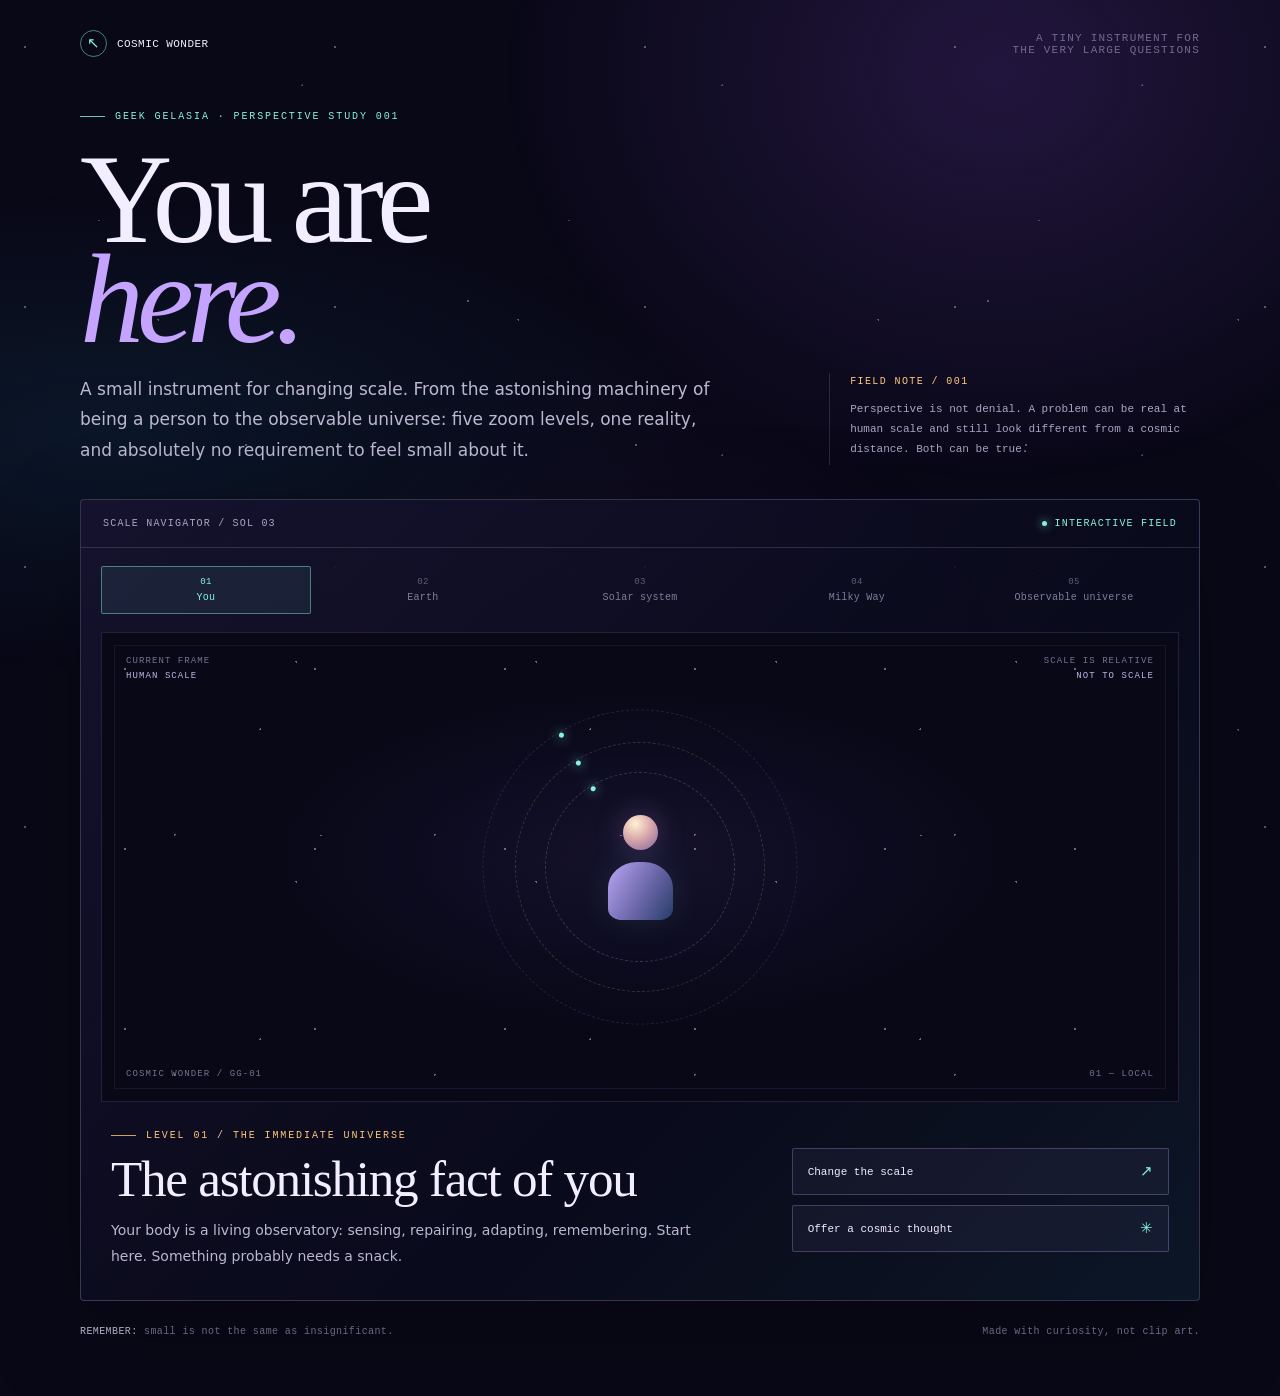
<file: docs/you-are-here.html>
<!DOCTYPE html>
<html lang="en">
<head>
  <meta charset="UTF-8">
  <meta name="viewport" content="width=device-width, initial-scale=1">
  <meta name="description" content="A small cosmic perspective machine from Geek Gelasia and The Laughing Philosophress.">
  <meta name="theme-color" content="#090817">
  <meta http-equiv="Content-Security-Policy" content="default-src 'self'; script-src 'self'; style-src 'self' 'unsafe-inline' https://fonts.googleapis.com; font-src 'self' https://fonts.gstatic.com; img-src 'self' data:; connect-src 'none'; object-src 'none'; base-uri 'self'; form-action 'none'; frame-src 'none'; media-src 'none'; worker-src 'none';">
  <meta http-equiv="Referrer-Policy" content="strict-origin-when-cross-origin">
  <title>You Are Here — A Cosmic Perspective Machine</title>
  <link rel="preconnect" href="https://fonts.googleapis.com">
  <link rel="preconnect" href="https://fonts.gstatic.com" crossorigin>
  <link href="https://fonts.googleapis.com/css2?family=DM+Mono:wght@400;500&family=DM+Sans:wght@400;500;600&family=Instrument+Serif:ital@0;1&display=swap" rel="stylesheet">
  <style>
    :root{color-scheme:dark;--paper:#f2edff;--muted:#aaa6c4;--faint:#716b91;--line:rgba(220,213,255,.16);--cyan:#86f3e0;--lilac:#c5a4ff;--amber:#ffc77d;--night:#090817}
    *{box-sizing:border-box}
    html{scroll-behavior:smooth}
    body{margin:0;min-height:100vh;background:var(--night);color:var(--paper);font-family:"DM Sans",system-ui,sans-serif;overflow-x:hidden}
    body:before{content:"";position:fixed;inset:0;pointer-events:none;z-index:-1;background:radial-gradient(ellipse at 78% 8%,rgba(94,54,151,.3),transparent 35%),radial-gradient(ellipse at 8% 48%,rgba(22,98,128,.17),transparent 36%),radial-gradient(ellipse at 50% 100%,rgba(92,43,116,.16),transparent 45%)}
    body:after{content:"";position:fixed;inset:0;pointer-events:none;z-index:-1;opacity:.32;background-image:radial-gradient(1px 1px at 8% 18%,#fff 99%,transparent),radial-gradient(1px 1px at 72% 23%,#d7d0ff 99%,transparent),radial-gradient(1px 1px at 44% 78%,#fff 99%,transparent),radial-gradient(1px 1px at 90% 70%,#fff 99%,transparent),radial-gradient(1px 1px at 21% 63%,#c5a4ff 99%,transparent),radial-gradient(1px 1px at 63% 89%,#fff 99%,transparent);background-size:310px 260px,420px 370px,360px 410px,520px 430px,470px 350px,390px 500px}
    a{color:inherit;text-decoration:none}
    a:focus-visible,button:focus-visible{outline:2px solid var(--cyan);outline-offset:4px}
    main{width:min(1120px,calc(100% - 48px));margin:auto;padding:26px 0 56px}
    nav{display:flex;align-items:center;justify-content:space-between;gap:20px;padding:4px 0 54px;font:11px "DM Mono",monospace;letter-spacing:.11em;text-transform:uppercase;color:var(--muted)}
    .brand{display:inline-flex;align-items:center;gap:10px;color:var(--paper);letter-spacing:.04em}
    .brand-mark{display:inline-grid;place-items:center;width:27px;height:27px;border:1px solid rgba(134,243,224,.5);border-radius:50%;color:var(--cyan);font-size:15px}
    .nav-note{color:var(--faint);text-align:right}
    .hero{display:grid;grid-template-columns:minmax(0,1fr) minmax(190px,.52fr);align-items:end;gap:36px;padding-bottom:34px}
    .eyebrow{display:flex;align-items:center;gap:10px;color:var(--cyan);font:10px "DM Mono",monospace;letter-spacing:.19em;text-transform:uppercase}
    .eyebrow:before{content:"";width:25px;height:1px;background:currentColor;opacity:.8}
    h1,h2,p{margin-top:0}
    h1{font:400 clamp(4.2rem,10vw,9.3rem)/.78 "Instrument Serif",Georgia,serif;letter-spacing:-.055em;margin:28px 0 24px}
    h1 em{color:var(--lilac);font-weight:400}
    .lede{max-width:630px;color:#bcb8d1;font-size:clamp(14px,1.5vw,17px);line-height:1.8;margin:0}
    .hero-aside{padding:0 0 6px 20px;border-left:1px solid var(--line);color:var(--muted);font:11px/1.8 "DM Mono",monospace}
    .hero-aside strong{display:block;color:var(--amber);font-weight:400;font-size:10px;letter-spacing:.14em;text-transform:uppercase;margin-bottom:9px}
    .machine{position:relative;border:1px solid rgba(205,190,255,.22);border-radius:4px;background:linear-gradient(135deg,rgba(23,19,47,.92),rgba(9,10,27,.86) 60%,rgba(13,25,40,.9));box-shadow:0 32px 100px rgba(0,0,0,.28);overflow:hidden}
    .machine-head{display:flex;justify-content:space-between;align-items:center;gap:14px;padding:18px 22px;border-bottom:1px solid var(--line);font:10px "DM Mono",monospace;letter-spacing:.12em;text-transform:uppercase;color:var(--muted)}
    .live-mark{display:inline-flex;align-items:center;gap:8px;color:var(--cyan)}
    .live-mark:before{content:"";width:5px;height:5px;border-radius:50%;background:var(--cyan);box-shadow:0 0 10px var(--cyan)}
    .scale{display:grid;grid-template-columns:repeat(5,minmax(0,1fr));padding:18px 20px 0;gap:7px}
    .step{position:relative;min-height:44px;padding:10px 8px;border:1px solid transparent;border-radius:2px;background:transparent;color:#827d9e;font:10px "DM Mono",monospace;letter-spacing:.025em;cursor:pointer;transition:background .25s,border-color .25s,color .25s}
    .step:before{content:attr(data-index);display:block;color:#615b7d;font-size:9px;margin-bottom:5px}
    .step:hover{color:var(--paper);border-color:var(--line)}
    .step.active{border-color:rgba(134,243,224,.45);background:rgba(134,243,224,.08);color:var(--cyan)}
    .step.active:before{color:var(--cyan)}
    .scene-wrap{padding:18px 20px 0}
    .scene{height:clamp(300px,45vw,470px);position:relative;overflow:hidden;border:1px solid rgba(197,164,255,.15);background:radial-gradient(ellipse at 50% 48%,rgba(70,54,126,.2),transparent 48%),#080817;isolation:isolate}
    .scene:before{content:"";position:absolute;inset:0;z-index:-1;opacity:.4;background-image:radial-gradient(1px 1px at 12% 20%,white 99%,transparent),radial-gradient(1px 1px at 81% 13%,white 99%,transparent),radial-gradient(1px 1px at 73% 75%,white 99%,transparent),radial-gradient(1px 1px at 28% 84%,white 99%,transparent),radial-gradient(1px 1px at 48% 31%,white 99%,transparent);background-size:190px 180px,240px 220px,300px 270px,260px 240px,330px 310px}
    .scene:after{content:"";position:absolute;inset:12px;pointer-events:none;border:1px solid rgba(197,164,255,.08)}
    .scene-corner{position:absolute;z-index:5;font:9px "DM Mono",monospace;letter-spacing:.12em;color:#777291;text-transform:uppercase}
    .scene-corner.top-left{top:23px;left:24px}.scene-corner.top-right{top:23px;right:24px;text-align:right}.scene-corner.bottom-left{bottom:22px;left:24px}.scene-corner.bottom-right{bottom:22px;right:24px;text-align:right}
    .scene-corner span{display:block;color:#c0b6e8;margin-top:5px}
    .art{position:absolute;left:50%;top:50%;transform:translate(-50%,-50%);transition:all .8s cubic-bezier(.2,.8,.2,1)}
    .orb{border-radius:50%;position:absolute;left:50%;top:50%;transform:translate(-50%,-50%);transition:all .8s cubic-bezier(.2,.8,.2,1)}
    .earth{width:var(--size,112px);aspect-ratio:1;background:radial-gradient(ellipse at 30% 25%,rgba(255,255,255,.8),transparent 5%),radial-gradient(ellipse at 35% 28%,#76e4c2 0 8%,transparent 9%),radial-gradient(ellipse at 62% 56%,#77cda4 0 11%,transparent 12%),radial-gradient(ellipse at 38% 70%,#d1c77d 0 7%,transparent 8%),radial-gradient(circle at 32% 28%,#a4eaff 0,#3788c3 35%,#1d397a 68%,#090b25 78%);box-shadow:inset -17px -8px 28px #05091d,0 0 35px rgba(66,153,255,.25),0 0 95px rgba(76,112,255,.12)}
    .earth:after{content:"";position:absolute;inset:-8%;border:1px solid rgba(126,213,255,.25);border-radius:50%;transform:rotate(-25deg) scaleY(.28)}
    .sun{width:var(--size,150px);aspect-ratio:1;border-radius:50%;background:radial-gradient(circle at 38% 35%,#fff9dc 0,#ffe3a0 17%,#ffb15e 43%,#f36a77 66%,rgba(219,77,132,.12) 73%,transparent 76%);box-shadow:0 0 25px rgba(255,192,111,.5),0 0 70px rgba(255,121,121,.25),0 0 130px rgba(255,113,143,.13)}
    .galaxy{width:var(--size,380px);aspect-ratio:1.6;border-radius:50%;transform:translate(-50%,-50%) rotate(-24deg);background:radial-gradient(ellipse at 50% 50%,#fff9e4 0 .7%,#e7c8ff 1.4%,rgba(180,129,255,.65) 3%,rgba(108,77,180,.48) 12%,rgba(70,67,144,.18) 29%,transparent 67%);filter:drop-shadow(0 0 20px rgba(178,130,255,.3))}
    .galaxy:before,.galaxy:after{content:"";position:absolute;inset:7% -8%;border-radius:50%;border:1px solid rgba(197,164,255,.22);transform:rotate(22deg);box-shadow:0 0 20px rgba(173,129,255,.1)}
    .galaxy:after{inset:19% -3%;border-color:rgba(134,243,224,.14);transform:rotate(-8deg)}
    .universe{width:var(--size,470px);aspect-ratio:1;border-radius:50%;border:1px solid rgba(134,243,224,.25);background:repeating-radial-gradient(circle,transparent 0 29px,rgba(134,243,224,.055) 30px 31px),radial-gradient(circle,rgba(197,164,255,.15),transparent 65%)}
    .universe:before{content:"";position:absolute;inset:9%;border-radius:50%;border:1px dashed rgba(197,164,255,.35);box-shadow:0 0 55px rgba(115,78,190,.15),inset 0 0 50px rgba(134,243,224,.07)}
    .person{width:90px;height:130px;display:flex;align-items:center;justify-content:center;flex-direction:column;gap:12px}
    .person:before{content:"";width:35px;height:35px;border-radius:50%;background:radial-gradient(circle at 35% 25%,#fff1d2,#d7a4a9 48%,#7d669f 100%);box-shadow:0 0 30px rgba(197,164,255,.28)}
    .person:after{content:"";width:65px;height:58px;border-radius:45% 45% 20% 20%;background:linear-gradient(120deg,#bca7f8,#6b67a9 55%,#273c68);box-shadow:0 0 35px rgba(134,243,224,.1)}
    .orbit{position:absolute;left:50%;top:50%;border:1px solid rgba(197,164,255,.25);border-radius:50%;transform:translate(-50%,-50%) rotate(-22deg);pointer-events:none}
    .orbit:after{content:"";position:absolute;width:5px;height:5px;left:14%;top:15%;border-radius:50%;background:var(--cyan);box-shadow:0 0 12px var(--cyan)}
    .orbit.one{width:210px;height:88px}.orbit.two{width:300px;height:125px;border-color:rgba(255,199,125,.2)}.orbit.three{width:390px;height:164px;border-color:rgba(197,164,255,.15)}
    .scene[data-level="0"] .orbit{width:190px;height:190px;border-style:dashed;transform:translate(-50%,-50%) rotate(15deg)}
    .scene[data-level="0"] .orbit.two{width:250px;height:250px}
    .scene[data-level="0"] .orbit.three{width:315px;height:315px}
    .scene[data-level="1"] .earth{--size:170px}
    .scene[data-level="2"] .sun{--size:120px}
    .scene[data-level="2"] .earth{--size:18px;left:calc(50% + 120px);top:calc(50% - 15px)}
    .scene[data-level="2"] .orbit.one{width:220px;height:110px}
    .scene[data-level="2"] .orbit.two{width:320px;height:160px}
    .scene[data-level="2"] .orbit.three{width:420px;height:210px}
    .scene[data-level="3"] .galaxy{--size:440px}
    .scene[data-level="3"] .sun{--size:12px;left:58%;top:46%;background:#fff9d7;box-shadow:0 0 12px #fff2c0,0 0 25px #f2b8ff}
    .scene[data-level="4"] .universe{--size:min(470px,85vw)}
    .scene[data-level="4"] .galaxy{--size:88px;left:56%;top:46%;opacity:.9}
    .scene[data-level="4"] .earth{--size:4px;left:56%;top:46%;background:#fff;box-shadow:0 0 8px #fff}
    .scene[data-level="4"] .orbit.one{width:180px;height:180px}
    .scene[data-level="4"] .orbit.two{width:270px;height:270px}
    .scene[data-level="4"] .orbit.three{width:365px;height:365px}
    .caption-grid{display:grid;grid-template-columns:minmax(0,1fr) minmax(190px,.58fr);gap:30px;align-items:center;padding:28px 30px 30px}
    .caption .eyebrow{color:var(--amber)}
    #title{font:400 clamp(2rem,4vw,3.5rem)/1.02 "Instrument Serif",Georgia,serif;letter-spacing:-.025em;margin:12px 0}
    #text{max-width:620px;color:#bcb8d1;font-size:14px;line-height:1.85;margin:0;min-height:52px}
    .controls{display:flex;flex-direction:column;gap:10px}
    button.action{display:flex;align-items:center;justify-content:space-between;gap:20px;width:100%;border:1px solid rgba(197,164,255,.28);border-radius:2px;padding:13px 15px;background:rgba(197,164,255,.055);color:var(--paper);font:11px "DM Mono",monospace;text-align:left;cursor:pointer;transition:border-color .2s,background .2s}
    button.action span{color:var(--cyan);font-size:15px}
    button.action:hover{border-color:var(--cyan);background:rgba(134,243,224,.08)}
    .footnote{display:flex;justify-content:space-between;gap:20px;padding:22px 0 0;color:#7d789a;font:10px/1.7 "DM Mono",monospace;letter-spacing:.04em}
    .footnote strong{color:#c7bfdc;font-weight:400}
    @media(max-width:720px){main{width:min(100% - 28px,600px);padding-top:18px}nav{padding-bottom:44px;font-size:9px}.nav-note{max-width:140px;line-height:1.6}.hero{grid-template-columns:1fr;gap:20px;padding-bottom:26px}h1{font-size:clamp(4.4rem,18vw,7rem);margin:24px 0}.hero-aside{max-width:390px}.scale{grid-template-columns:repeat(5,minmax(0,1fr));padding:12px 10px 0;gap:3px}.step{font-size:8px;padding:8px 3px;overflow-wrap:anywhere}.step:before{font-size:8px}.scene-wrap{padding:12px 10px 0}.scene{height:340px}.scene-corner.top-left{top:18px;left:16px}.scene-corner.top-right{top:18px;right:16px}.scene-corner.bottom-left{bottom:17px;left:16px}.scene-corner.bottom-right{bottom:17px;right:16px}.caption-grid{grid-template-columns:1fr;gap:22px;padding:25px 20px}.controls{flex-direction:row}.controls button{flex:1;min-width:0;font-size:10px;padding:12px}.footnote{flex-direction:column;gap:7px}.scene[data-level="3"] .galaxy{--size:340px}.scene[data-level="4"] .universe{--size:300px}.scene[data-level="4"] .orbit.three{width:260px;height:260px}.scene[data-level="4"] .orbit.two{width:210px;height:210px}.scene[data-level="4"] .orbit.one{width:140px;height:140px}}
    @media(max-width:390px){.scale{grid-template-columns:repeat(3,minmax(0,1fr))}.step:last-child{grid-column:span 2}.scene{height:300px}.machine-head{padding:14px;font-size:8px}.controls{flex-direction:column}}
    @media(prefers-reduced-motion:reduce){*,*:before,*:after{animation:none!important;transition:none!important;scroll-behavior:auto!important}}
  </style>
</head>
<body>
<main>
  <nav>
    <a class="brand" href="index.html"><span class="brand-mark" aria-hidden="true">↖</span> Cosmic Wonder</a>
    <span class="nav-note">A tiny instrument for<br>the very large questions</span>
  </nav>
  <header class="hero">
    <div>
      <div class="eyebrow">Geek Gelasia · Perspective study 001</div>
      <h1>You are<br><em>here.</em></h1>
      <p class="lede">A small instrument for changing scale. From the astonishing machinery of being a person to the observable universe: five zoom levels, one reality, and absolutely no requirement to feel small about it.</p>
    </div>
    <aside class="hero-aside"><strong>Field note / 001</strong>Perspective is not denial. A problem can be real at human scale and still look different from a cosmic distance. Both can be true.</aside>
  </header>

  <section class="machine" aria-label="Interactive cosmic perspective machine">
    <div class="machine-head"><span>Scale navigator / Sol 03</span><span class="live-mark">Interactive field</span></div>
    <div class="scale" id="scale" aria-label="Choose a scale">
      <button class="step active" data-level="0" data-index="01" aria-pressed="true">You</button>
      <button class="step" data-level="1" data-index="02" aria-pressed="false">Earth</button>
      <button class="step" data-level="2" data-index="03" aria-pressed="false">Solar system</button>
      <button class="step" data-level="3" data-index="04" aria-pressed="false">Milky Way</button>
      <button class="step" data-level="4" data-index="05" aria-pressed="false">Observable universe</button>
    </div>
    <div class="scene-wrap">
      <div class="scene" id="scene" data-level="0" aria-hidden="true">
        <div class="scene-corner top-left">Current frame<span id="frameLabel">Human scale</span></div>
        <div class="scene-corner top-right">Scale is relative<span>Not to scale</span></div>
        <div class="scene-corner bottom-left">Cosmic Wonder / GG-01</div>
        <div class="scene-corner bottom-right" id="distanceLabel">01 — Local</div>
        <div class="orbit one"></div><div class="orbit two"></div><div class="orbit three"></div>
        <div class="orb person"></div>
      </div>
    </div>
    <div class="caption-grid">
      <div class="caption">
        <div class="eyebrow" id="eyebrow">Level 01 / The immediate universe</div>
        <h2 id="title">The astonishing fact of you</h2>
        <p id="text">Your body is a living observatory: sensing, repairing, adapting, remembering. Start here. Something probably needs a snack.</p>
      </div>
      <div class="controls">
        <button class="action" id="zoomOut">Change the scale <span aria-hidden="true">↗</span></button>
        <button class="action" id="randomThought">Offer a cosmic thought <span aria-hidden="true">✳</span></button>
      </div>
    </div>
  </section>
  <footer class="footnote"><span><strong>REMEMBER:</strong> small is not the same as insignificant.</span><span>Made with curiosity, not clip art.</span></footer>
</main>
<script src="you-are-here.js" defer></script>
</body>
</html>
</file>
